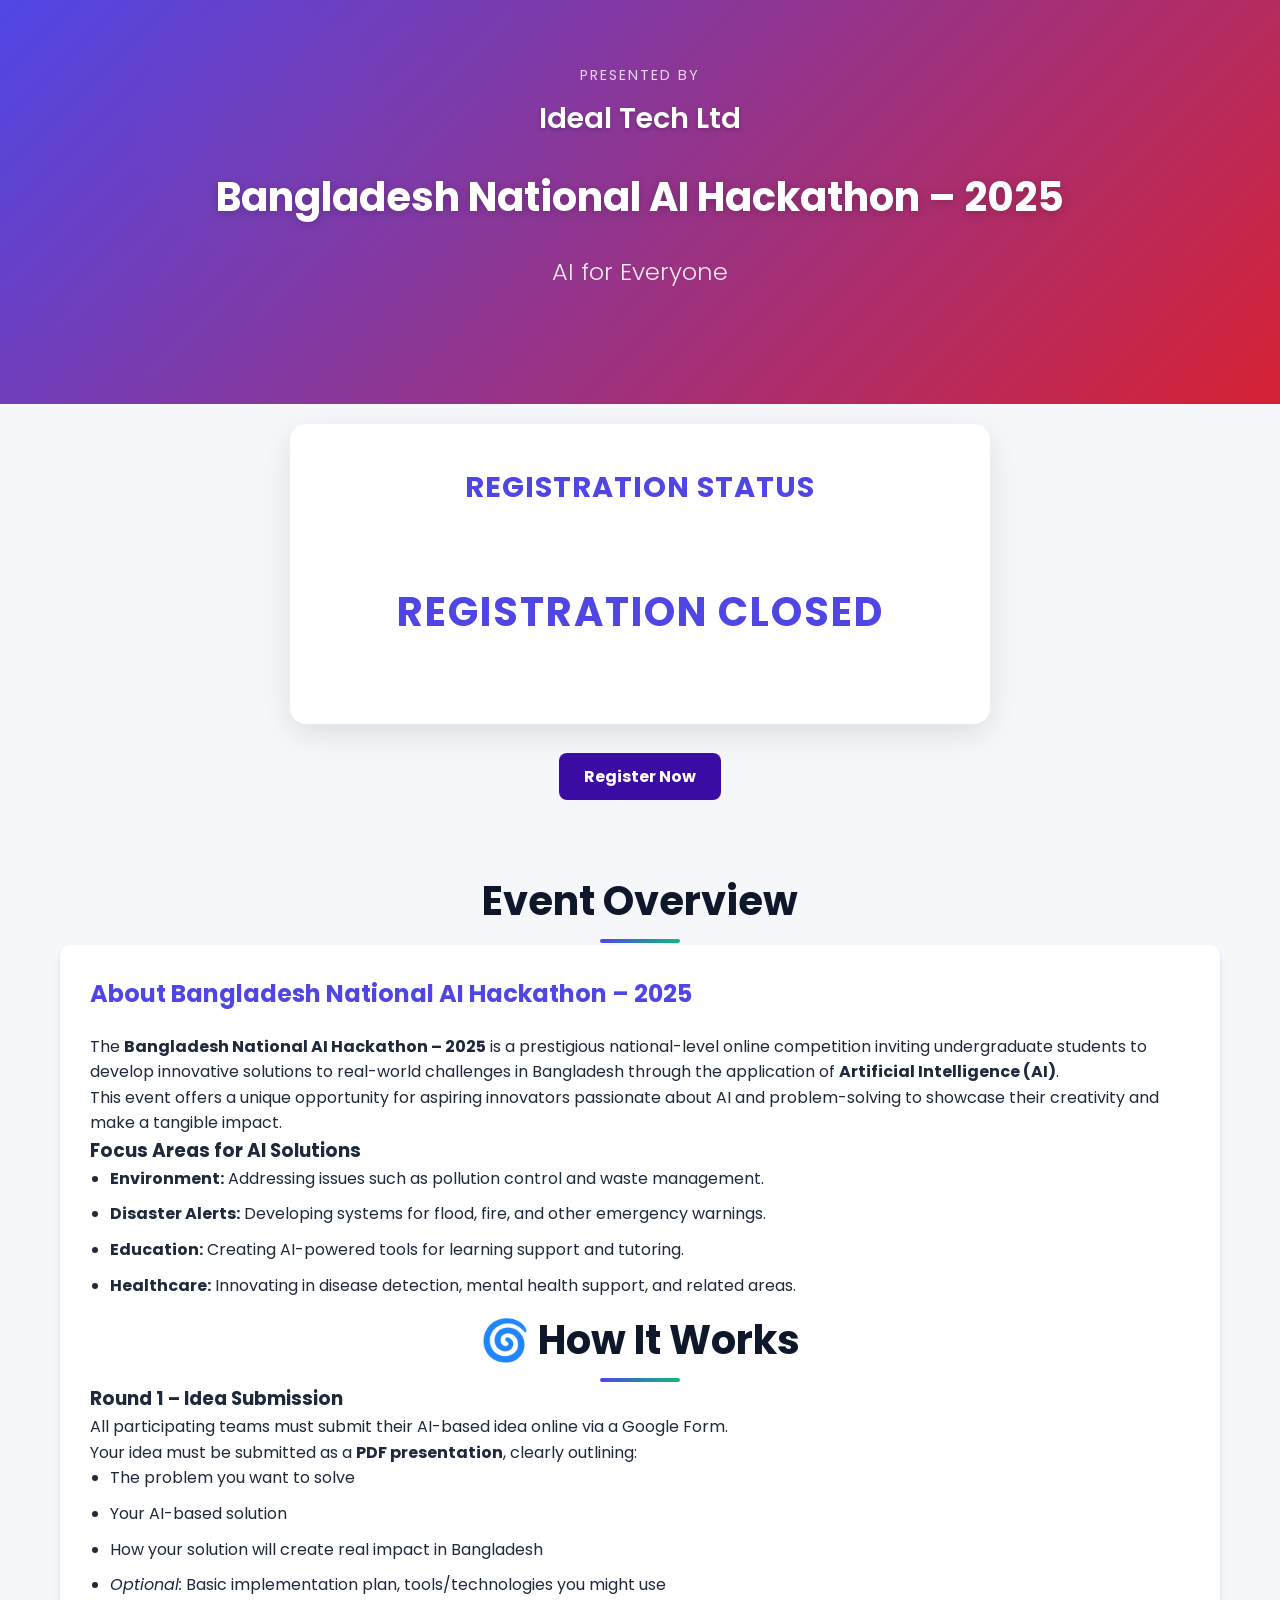
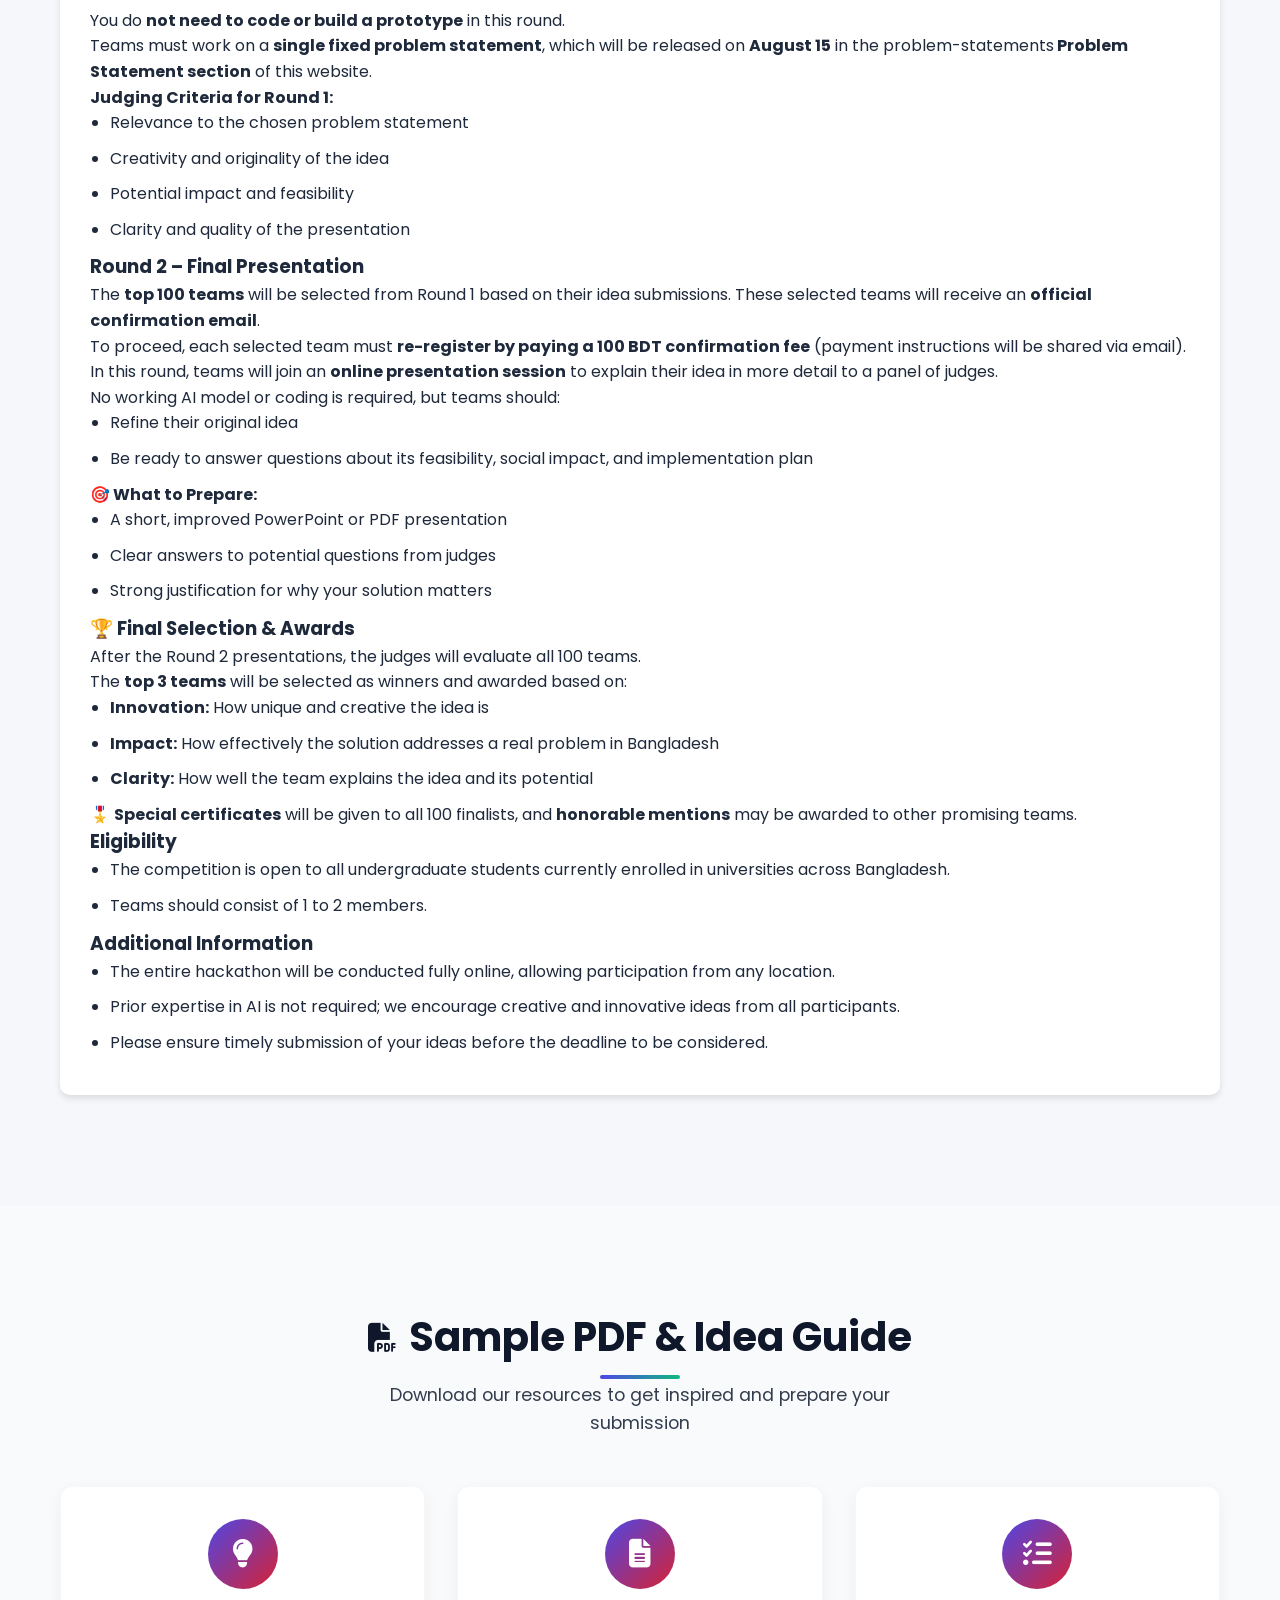
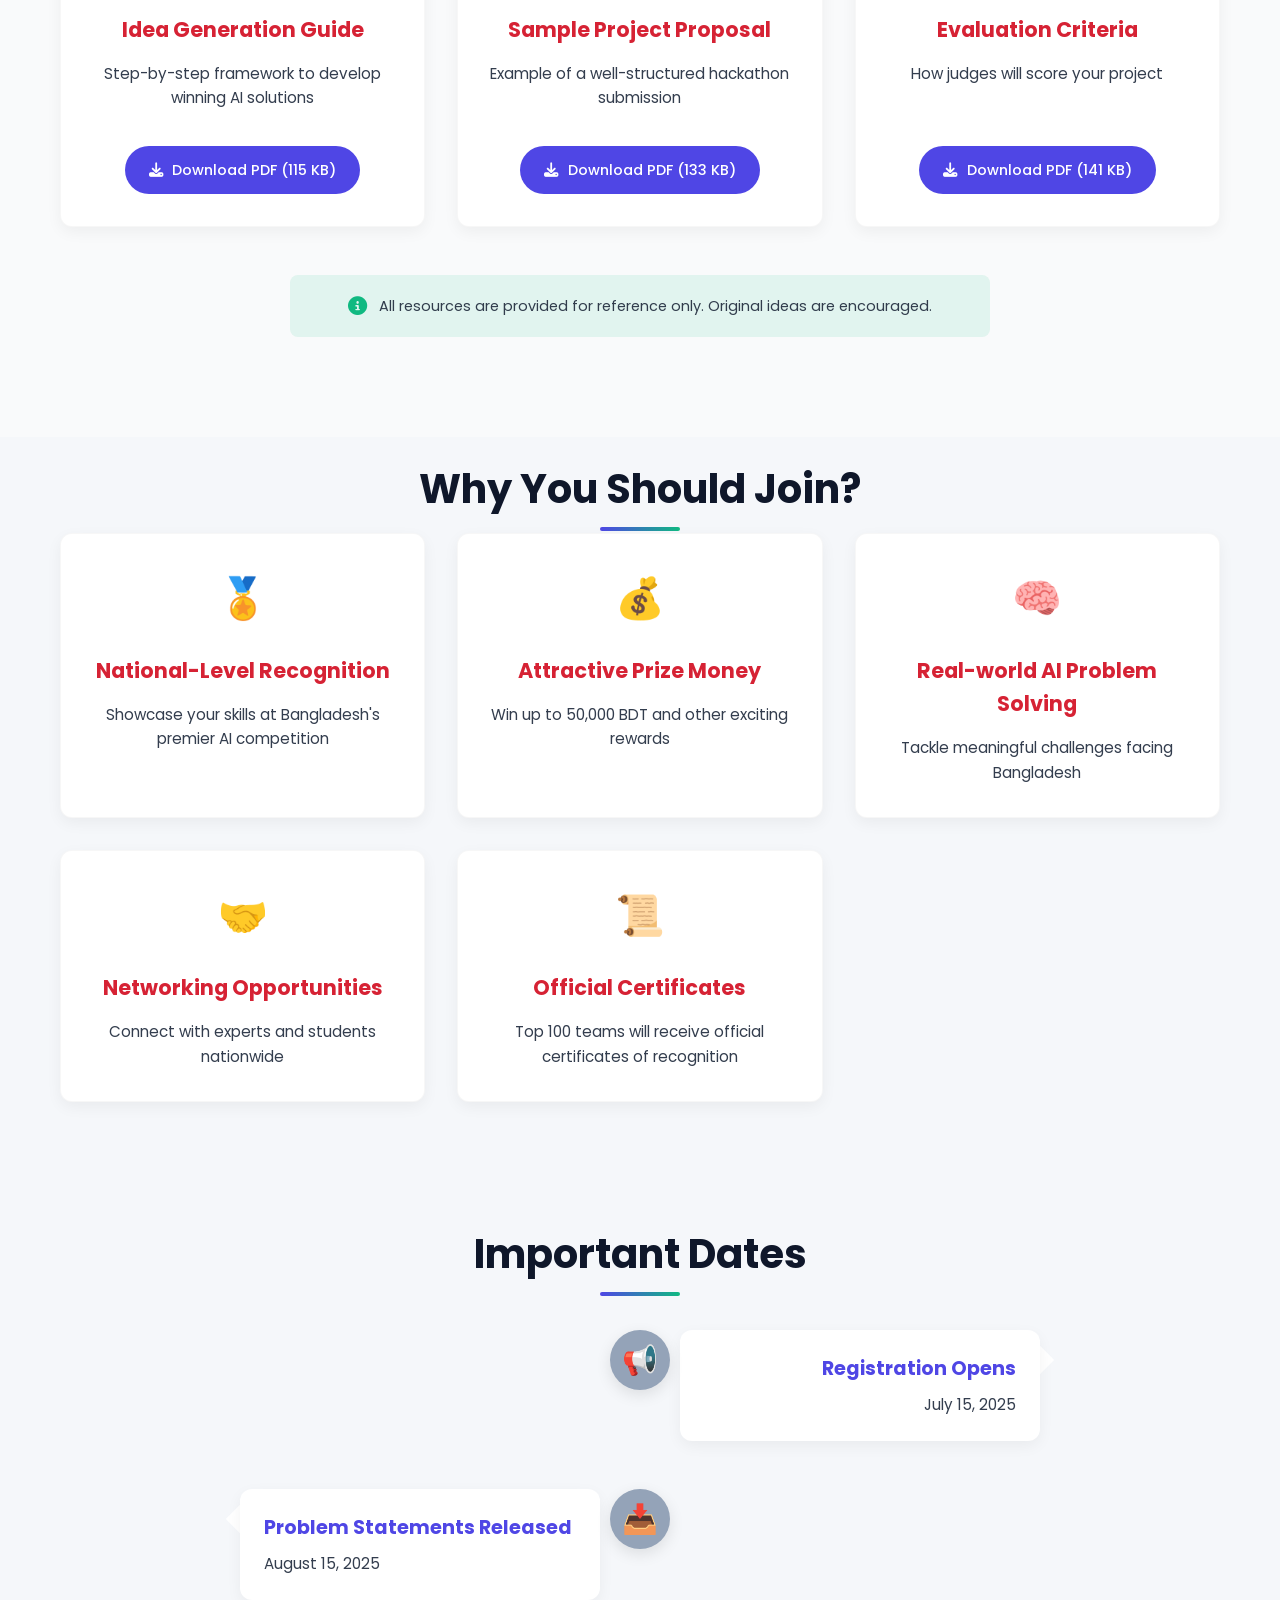
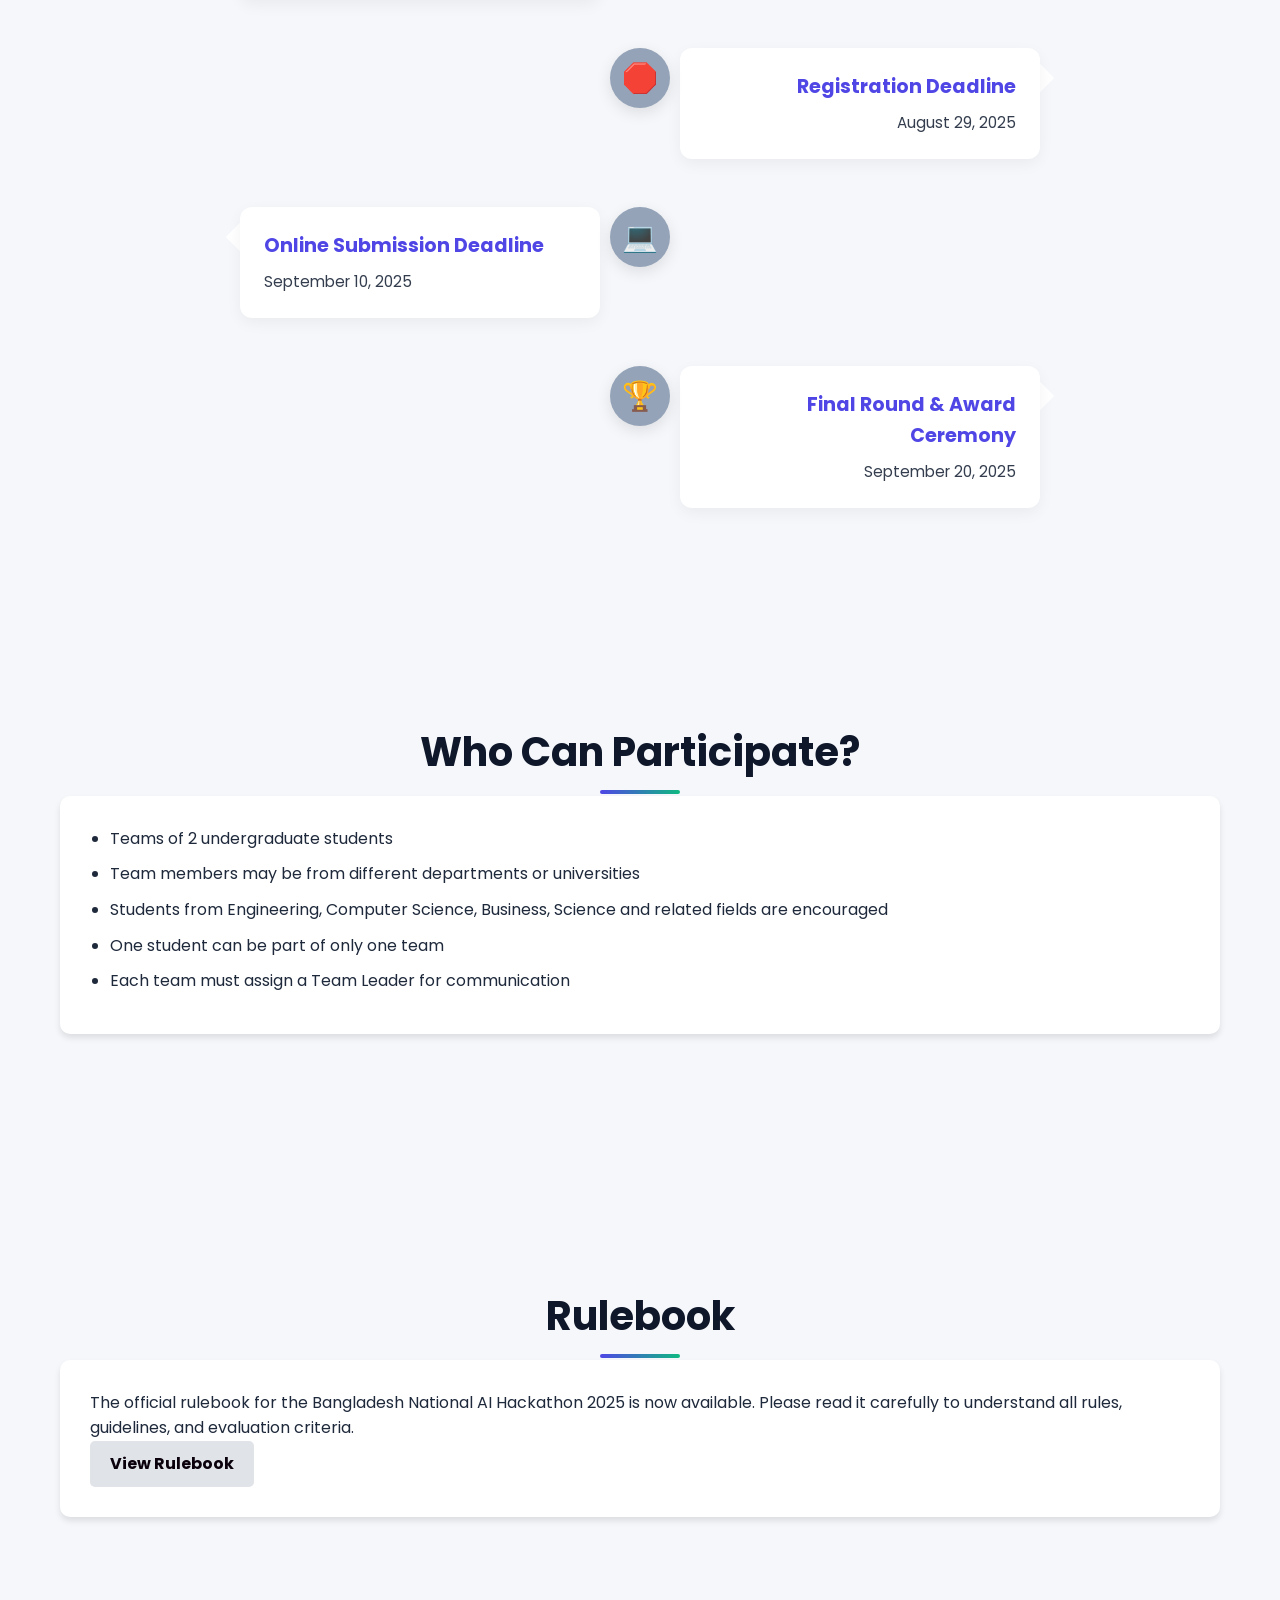
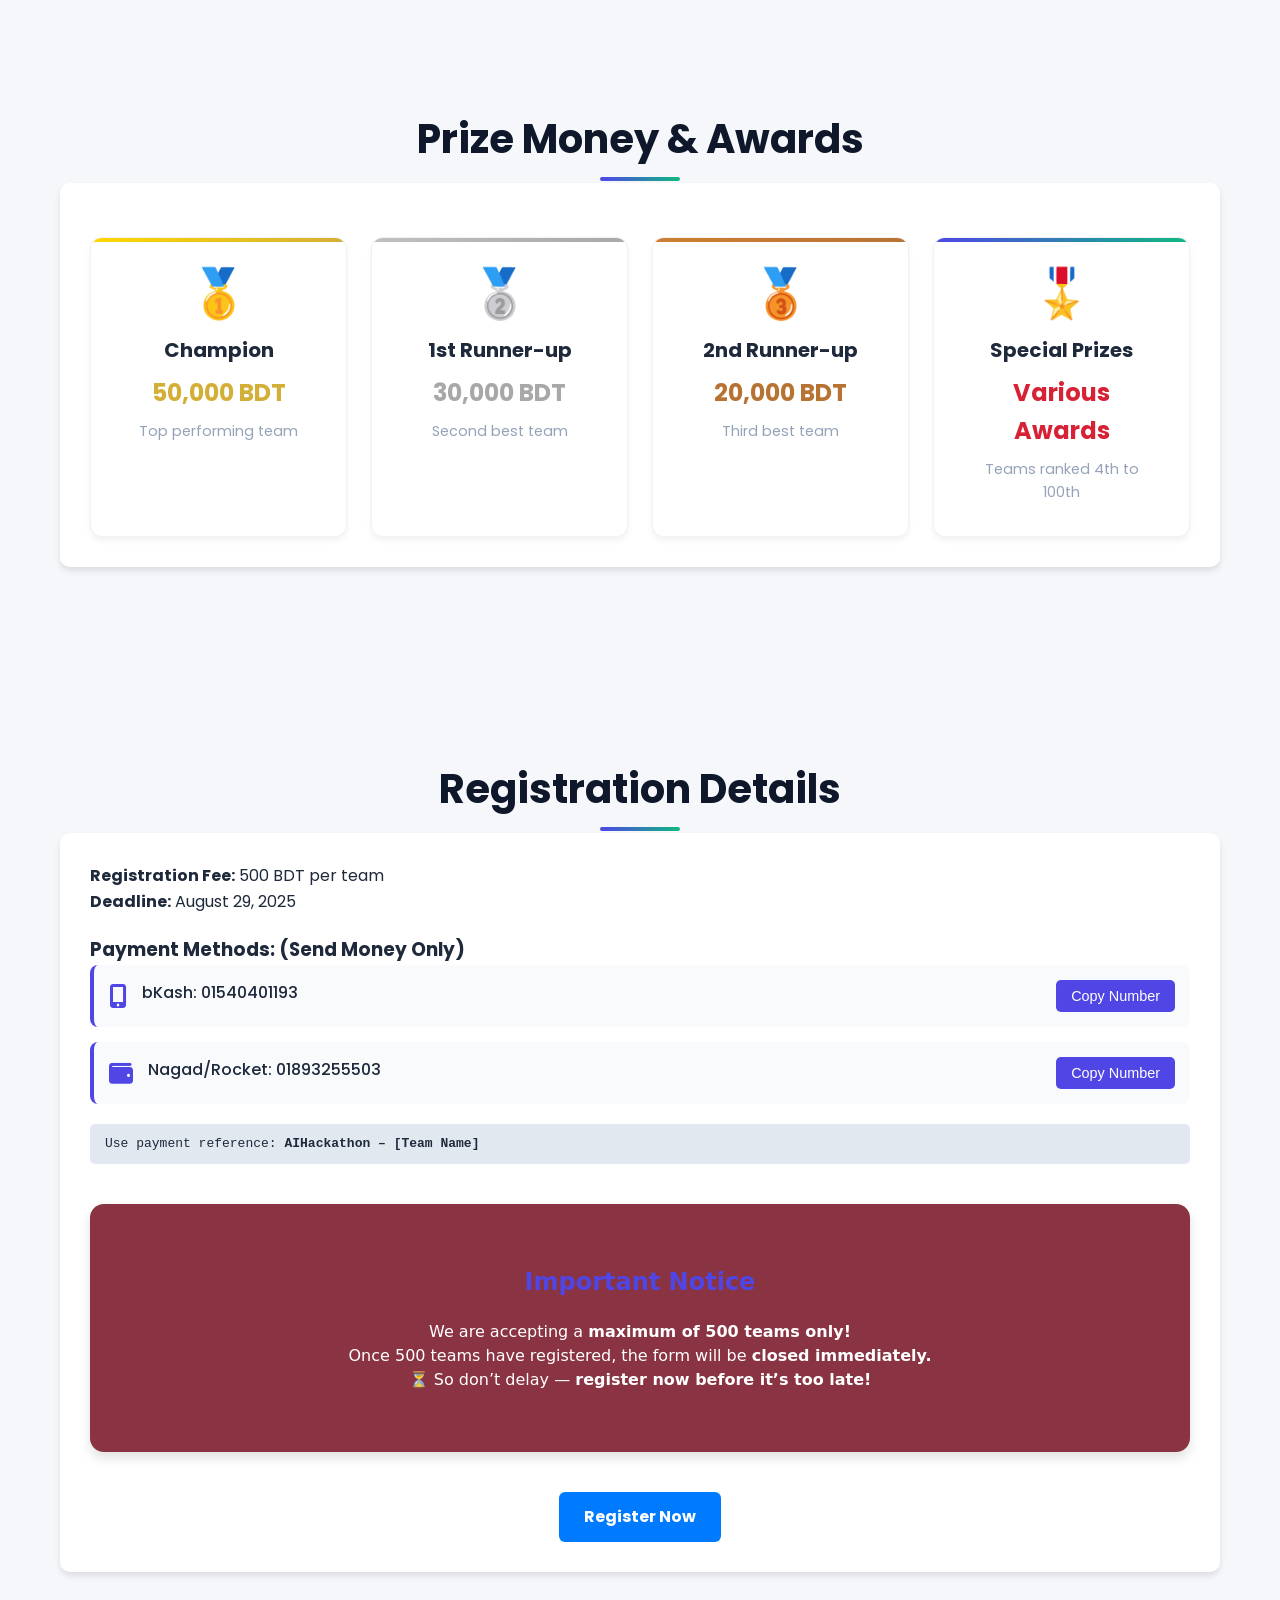
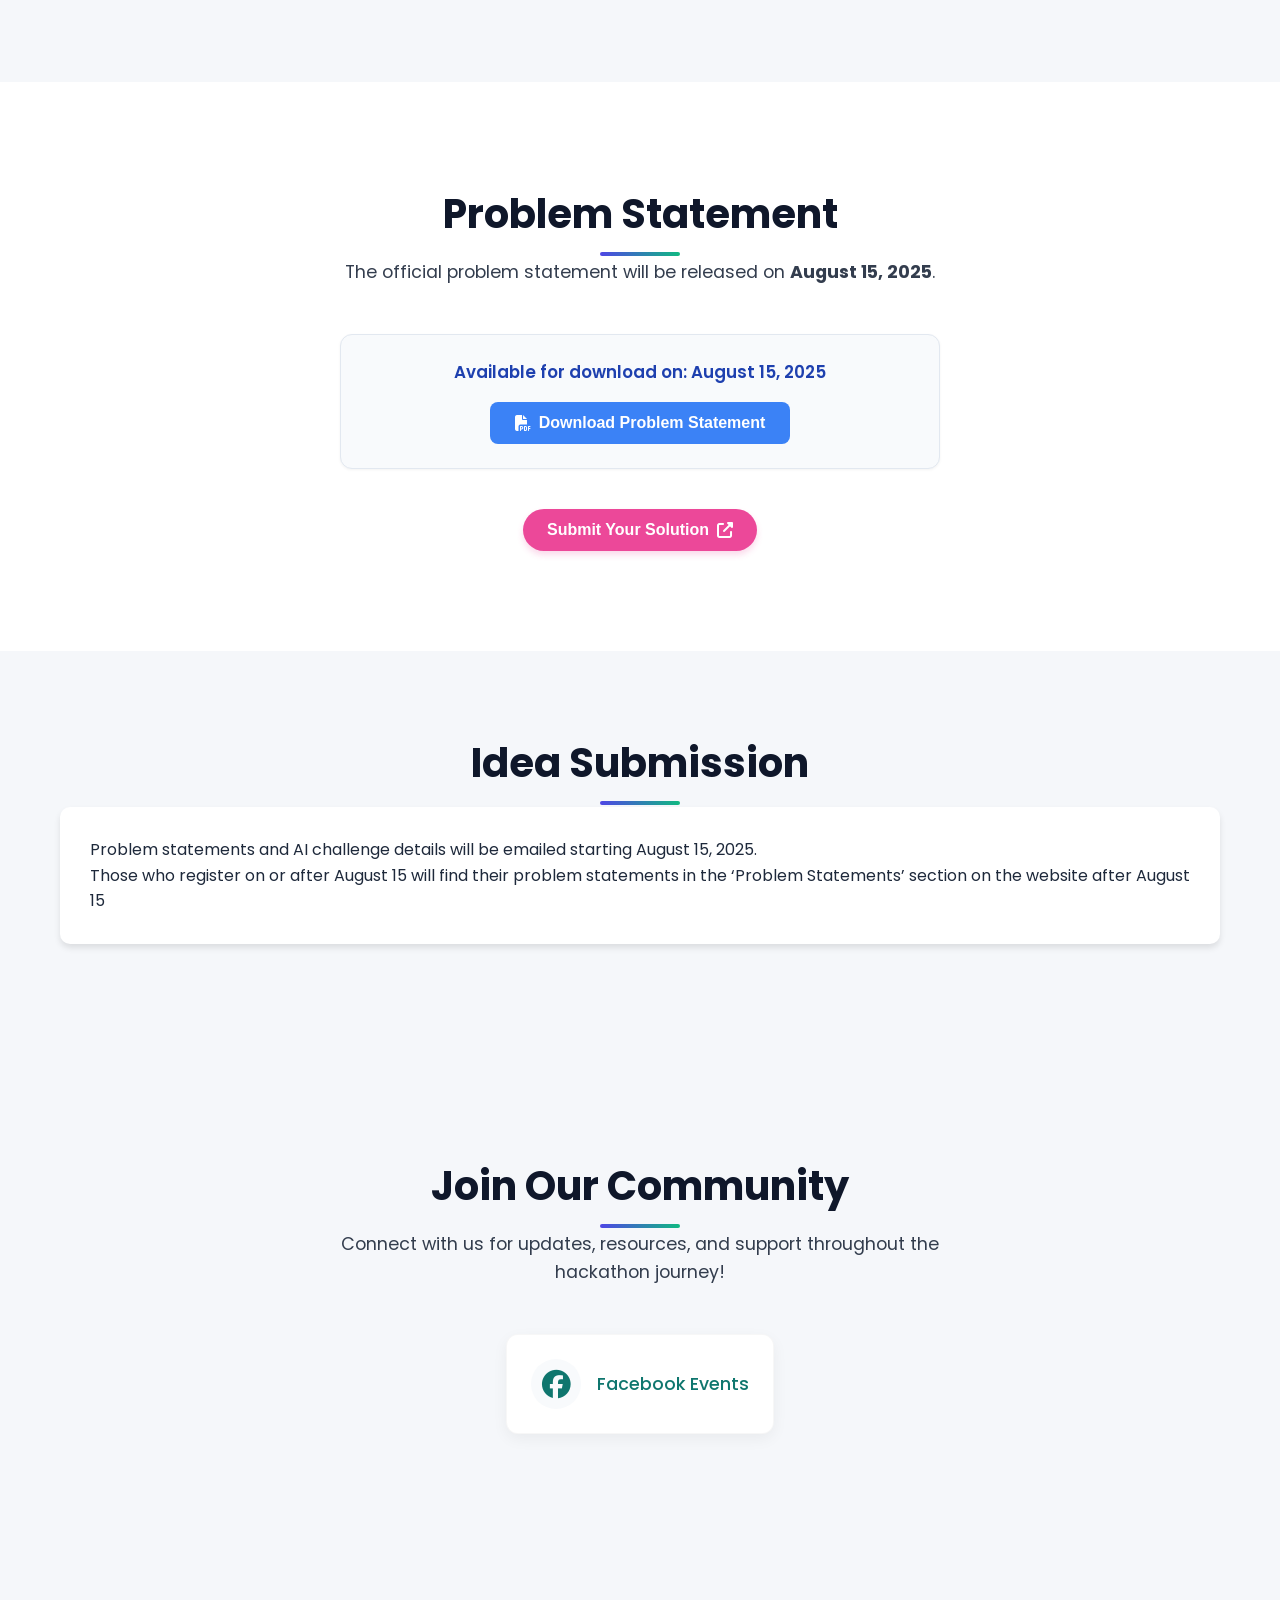
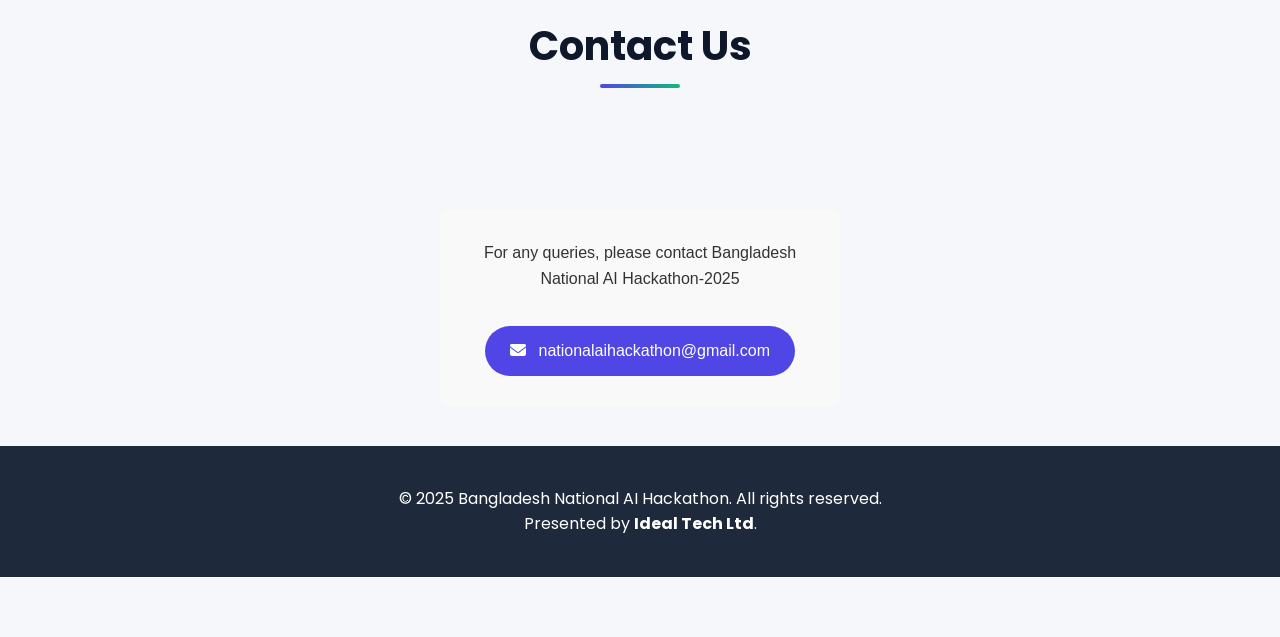
<file: index.html>
<!DOCTYPE html>
<html lang="en">
<head>

    <meta charset="UTF-8">
    <meta name="viewport" content="width=device-width, initial-scale=1.0">
    <title>Bangladesh National AI Hackathon 2025</title>

    <link rel="icon" href="favicon.ico.ico" type="image/x-icon">

    <link rel="stylesheet" href="styles.css">
    <link href="https://fonts.googleapis.com/css2?family=Poppins:wght@300;400;600;700&display=swap" rel="stylesheet">
    <link rel="stylesheet" href="https://cdnjs.cloudflare.com/ajax/libs/font-awesome/6.4.0/css/all.min.css">

</head>
   



    

   <header class="main-header">
    <div class="sponsor-banner">
        <span>Presented by</span>
        <div class="sponsor-logo">Ideal Tech Ltd</div>
    </div>

    <div class="header-content">
        <h1 class="event-title">
            <span class="title-main">Bangladesh National AI Hackathon – 2025</span>
            <span class="title-tagline">AI for Everyone</span>
        </h1>
    </div>

   
        
</header>


</body>
</html>






<body>
    <div class="countdown-wrapper">
        <div class="countdown-container">
            <h2 class="countdown-title">Registration Ends In:</h2>
            <div class="countdown-timer">
                <div class="time-box">
                    <span id="days">00</span>
                    <span class="time-label">Days</span>
                </div>
                <div class="time-box">
                    <span id="hours">00</span>
                    <span class="time-label">Hours</span>
                </div>
                <div class="time-box">
                    <span id="minutes">00</span>
                    <span class="time-label">Minutes</span>
                </div>
                <div class="time-box">
                    <span id="seconds">00</span>
                    <span class="time-label">Seconds</span>
                </div>
            </div>
        </div>
    </div>
    <script src="script.js"></script>
</body>
</html>





        <!-- Register Now Button -->
        <div style="text-align: center; margin-top: 20px;">
            <a href="https://forms.gle/m4ddFrAo4tHPzQ3t6" target="_blank" style="
                background-color: #3a0ca3;
                color: #fff;
                padding: 12px 25px;
                font-weight: bold;
                border-radius: 8px;
                text-decoration: none;
                transition: background-color 0.3s ease;
            " onmouseover="this.style.backgroundColor='#5f37d1'" onmouseout="this.style.backgroundColor='#3a0ca3'">
                Register Now
            </a>
        </div>
    </div>
</main> 

</div>
    












<section>
    <div class="container">
        <h2 class="section-title">Event Overview</h2>

        <div class="card">
            <h2>About Bangladesh National AI Hackathon – 2025</h2>
            <p>
                The <strong>Bangladesh National AI Hackathon – 2025</strong> is a prestigious national-level online competition inviting undergraduate students to develop innovative solutions to real-world challenges in Bangladesh through the application of <strong>Artificial Intelligence (AI)</strong>.
            </p>
            <p>
                This event offers a unique opportunity for aspiring innovators passionate about AI and problem-solving to showcase their creativity and make a tangible impact.
            </p>

            <h3>Focus Areas for AI Solutions</h3>
            <ul>
                <li><strong>Environment:</strong> Addressing issues such as pollution control and waste management.</li>
                <li><strong>Disaster Alerts:</strong> Developing systems for flood, fire, and other emergency warnings.</li>
                <li><strong>Education:</strong> Creating AI-powered tools for learning support and tutoring.</li>
                <li><strong>Healthcare:</strong> Innovating in disease detection, mental health support, and related areas.</li>
            </ul>

        <h2 class="section-title">🌀 How It Works</h2>


            <h3> Round 1 – Idea Submission</h3>
            <p>
                All participating teams must submit their AI-based idea online via a Google Form.
            </p>
            <p>
                Your idea must be submitted as a <strong>PDF presentation</strong>, clearly outlining:
            </p>
            <ul>
                <li>The problem you want to solve</li>
                <li>Your AI-based solution</li>
                <li>How your solution will create real impact in Bangladesh</li>
                <li><em>Optional:</em> Basic implementation plan, tools/technologies you might use</li>
            </ul>
            <p>You do <strong>not need to code or build a prototype</strong> in this round.</p>
          <p>
    Teams must work on a <strong>single fixed problem statement</strong>, which will be released on <strong>August 15</strong> in the 
    problem-statements<strong> Problem Statement section</strong></a> of this website.
</p>

            <h4> Judging Criteria for Round 1:</h4>
            <ul>
                <li>Relevance to the chosen problem statement</li>
                <li>Creativity and originality of the idea</li>
                <li>Potential impact and feasibility</li>
                <li>Clarity and quality of the presentation</li>
            </ul>

            <h3> Round 2 – Final Presentation</h3>
            <p>
                The <strong>top 100 teams</strong> will be selected from Round 1 based on their idea submissions.
                These selected teams will receive an <strong>official confirmation email</strong>.
            </p>
            <p>
                To proceed, each selected team must <strong>re-register by paying a 100 BDT confirmation fee</strong> (payment instructions will be shared via email).
            </p>
            <p>
                In this round, teams will join an <strong>online presentation session</strong> to explain their idea in more detail to a panel of judges.
            </p>
            <p>No working AI model or coding is required, but teams should:</p>
            <ul>
                <li>Refine their original idea</li>
                <li>Be ready to answer questions about its feasibility, social impact, and implementation plan</li>
            </ul>

            <h4>🎯 What to Prepare:</h4>
            <ul>
                <li>A short, improved PowerPoint or PDF presentation</li>
                <li>Clear answers to potential questions from judges</li>
                <li>Strong justification for why your solution matters</li>
            </ul>

            <h3>🏆 Final Selection & Awards</h3>
            <p>
                After the Round 2 presentations, the judges will evaluate all 100 teams.
            </p>
            <p>
                The <strong>top 3 teams</strong> will be selected as winners and awarded based on:
            </p>
            <ul>
                <li><strong>Innovation:</strong> How unique and creative the idea is</li>
                <li><strong>Impact:</strong> How effectively the solution addresses a real problem in Bangladesh</li>
                <li><strong>Clarity:</strong> How well the team explains the idea and its potential</li>
            </ul>
            <p>
                🎖️ <strong>Special certificates</strong> will be given to all 100 finalists, and <strong>honorable mentions</strong> may be awarded to other promising teams.
            </p>
            
            <h3>Eligibility</h3>
            <ul>
                <li>The competition is open to all undergraduate students currently enrolled in universities across Bangladesh.</li>
                <li>Teams should consist of 1 to 2 members.</li>
            </ul>

               <h3>Additional Information</h3>
            <ul>
                <li>The entire hackathon will be conducted fully online, allowing participation from any location.</li>
                <li>Prior expertise in AI is not required; we encourage creative and innovative ideas from all participants.</li>
                <li>Please ensure timely submission of your ideas before the deadline to be considered.</li>
            </ul>
        </div>
        
    </div>



         
        </div>
    </div>
</section>



<section class="resources-section">
        <div class="container">
            <h2 class="section-title">
                <i class="fas fa-file-pdf"></i> Sample PDF & Idea Guide
            </h2>
            <p class="section-description">
                Download our resources to get inspired and prepare your submission
            </p>
            
            <div class="resource-grid">
                <div class="resource-card">
                    <div class="resource-icon">
                        <i class="fas fa-lightbulb"></i>
                    </div>
                    <h3>Idea Generation Guide</h3>
                    <p>Step-by-step framework to develop winning AI solutions</p>
                    <a href="Idea_Generation_Guide.pdf" class="download-btn">
                        <i class="fas fa-download"></i> Download PDF (115 KB)
                    </a>
                </div>
                
                <div class="resource-card">
                    <div class="resource-icon">
                        <i class="fas fa-file-alt"></i>
                    </div>
                    <h3>Sample Project Proposal</h3>
                    <p>Example of a well-structured hackathon submission</p>
                    <a href="Sample_Project_Proposal.pdf" class="download-btn">
                        <i class="fas fa-download"></i> Download PDF (133 KB)
                    </a>
                </div>
                
                <div class="resource-card">
                    <div class="resource-icon">
                        <i class="fas fa-list-check"></i>
                    </div>
                    <h3>Evaluation Criteria</h3>
                    <p>How judges will score your project</p>
                    <a href="Evaluation_Criteria.pdf" class="download-btn">
                        <i class="fas fa-download"></i> Download PDF (141 KB)
                    </a>
                </div>
            </div>
            
            <div class="disclaimer">
                <i class="fas fa-info-circle"></i>
                <p>All resources are provided for reference only. Original ideas are encouraged.</p>
            </div>
        </div>
    </section>


        <div class="container">

            <h2 class="section-title"> Why You Should Join?</h2>
            <div class="benefits-grid">
                <div class="benefit-card">
                    <div class="benefit-icon">🏅</div>
                    <h3>National-Level Recognition</h3>
                    <p>Showcase your skills at Bangladesh's premier AI competition</p>
                </div>
                
                <div class="benefit-card">
                    <div class="benefit-icon">💰</div>
                    <h3>Attractive Prize Money</h3>
                    <p>Win up to 50,000 BDT and other exciting rewards</p>
                </div>
                
                <div class="benefit-card">
                    <div class="benefit-icon">🧠</div>
                    <h3>Real-world AI Problem Solving</h3>
                    <p>Tackle meaningful challenges facing Bangladesh</p>
                </div>
                
                <div class="benefit-card">
                    <div class="benefit-icon">🤝</div>
                    <h3>Networking Opportunities</h3>
                    <p>Connect with experts and students nationwide</p>
                </div>
                 <div class="benefit-card">
                <div class="benefit-icon">📜</div>
                <h3>Official Certificates</h3>
                <p>Top 100 teams will receive official certificates of recognition</p>
            </div>
                
            </div>
        </div>
    </section>


 <section class="timeline-section">
        <div class="container">
            <h2 class="section-title"> Important Dates</h2>
            <div class="timeline">
                <div class="timeline-item" data-date="2025-07-15">
                    <div class="timeline-icon">📢</div>
                    <div class="timeline-content">
                        <h3> Registration Opens</h3>
                        <p>July 15, 2025</p>
                    </div>
                </div>
                
                <div class="timeline-item" data-date="2025-08-15">
                    <div class="timeline-icon">📥</div>
                    <div class="timeline-content">
                        <h3>Problem Statements Released</h3>
                        <p>August 15, 2025</p>
                    </div>
                </div>
                
                <div class="timeline-item" data-date="2025-08-29">
                    <div class="timeline-icon">🛑</div>
                    <div class="timeline-content">
                        <h3>Registration Deadline</h3>
                        <p>August 29, 2025</p>
                    </div>
                </div>
                
                <div class="timeline-item" data-date="2025-09-10">
                    <div class="timeline-icon">💻</div>
                    <div class="timeline-content">
                        <h3>Online Submission Deadline</h3>
                        <p>September 10, 2025</p>
                    </div>
                </div>
                
                <div class="timeline-item" data-date="2025-09-20">
                    <div class="timeline-icon">🏆</div>
                    <div class="timeline-content">
                        <h3>Final Round & Award Ceremony</h3>
                        <p>September 20, 2025</p>
                    </div>
                </div>
            </div>
        </div>
    </section>


    <section>
        <div class="container">
            <h2 class="section-title">Who Can Participate?</h2>
            <div class="card">
                <ul>
                    <li>Teams of 2 undergraduate students</li>
                    <li>Team members may be from different departments or universities</li>
                    <li>Students from Engineering, Computer Science, Business, Science and related fields are encouraged</li>
                    <li>One student can be part of only one team</li>
                    <li>Each team must assign a Team Leader for communication</li>
                </ul>
            </div>
        </div>
    </section>
<section>
   
    <section>
    <div class="container">
        <h2 class="section-title">Rulebook</h2>
        <div class="card">
<p>The official rulebook for the Bangladesh National AI Hackathon 2025 is now available. Please read it carefully to understand all rules, guidelines, and evaluation criteria.</p>
            <a href="https://drive.google.com/file/d/1f1Zse2exEOAAWOfH2Xpbdoc4V0wEvr1M/view?usp=sharing" 
               target="_blank" 
               rel="noopener noreferrer" 
               class="btn">
               View Rulebook
            </a>
        </div>
    </div>
</section>

 

    <section>
    <div class="container">
        <h2 class="section-title">Prize Money & Awards</h2>
        <div class="card">
            <div class="awards-container">
                <div class="award-card gold">
                    <div class="award-icon">🥇</div>
                    <h3>Champion</h3>
                    <div class="award-amount">50,000 BDT</div>
                    <div class="award-desc">Top performing team</div>
                </div>
                
                <div class="award-card silver">
                    <div class="award-icon">🥈</div>
                    <h3>1st Runner-up</h3>
                    <div class="award-amount">30,000 BDT</div>
                    <div class="award-desc">Second best team</div>
                </div>
                
                <div class="award-card bronze">
                    <div class="award-icon">🥉</div>
                    <h3>2nd Runner-up</h3>
                    <div class="award-amount">20,000 BDT</div>
                    <div class="award-desc">Third best team</div>
                </div>
                
                <div class="award-card special">
                    <div class="award-icon">🎖️</div>
                    <h3>Special Prizes</h3>
                    <div class="award-amount">Various Awards</div>
                    <div class="award-desc">Teams ranked 4th to 100th</div>
                </div>
            </div>
        </div>
    </div>
</section>


    <section>
    <div class="container">
        <h2 class="section-title">Registration Details</h2>
        <div class="card">
            <p><strong>Registration Fee:</strong> 500 BDT per team</p>
            <p><strong>Deadline:</strong> August 29, 2025</p>
            
            <div class="payment-info">
                <h3>Payment Methods: (Send Money Only)</h3>
                
                <div class="payment-method">
                    <i class="fas fa-mobile-alt"></i>
                    <div class="payment-details">
                        <div class="payment-number">bKash: 01540401193</div>
                    </div>
                    <button class="copy-btn" data-number="01540401193">Copy Number</button>
                </div>
                
                <div class="payment-method">
                    <i class="fas fa-wallet"></i>
                    <div class="payment-details">
                        <div class="payment-number">Nagad/Rocket: 01893255503</div>
                    </div>
                    <button class="copy-btn" data-number="01893255503">Copy Number</button>
                </div>
                
                <div class="reference">
                    Use payment reference: <strong>AIHackathon – [Team Name]</strong>
                </div>
            </div>




<section class="important-notice">
  <div class="container">
     <div class="notice-content">
      <h2>Important Notice</h2>
      <p>
         We are accepting a <strong>maximum of 500 teams only!</strong><br>
        Once 500 teams have registered, the form will be <strong>closed immediately.</strong><br>
        ⏳ So don’t delay — <strong>register now before it’s too late!</strong>
      </p>
    </div>
  </div>
</section>


            <!-- Registration Link Button -->
            <div class="registration-link" style="margin-top: 20px; text-align: center;">
                <a href="https://forms.gle/m4ddFrAo4tHPzQ3t6" target="_blank" rel="noopener noreferrer"
                   style="
                    display: inline-block;
                    background-color: #007bff;
                    color: white;
                    padding: 12px 25px;
                    border-radius: 6px;
                    text-decoration: none;
                    font-weight: bold;
                    transition: background-color 0.3s ease;
                   "
                   onmouseover="this.style.backgroundColor='#0056b3';"
                   onmouseout="this.style.backgroundColor='#007bff';"
                >




                    Register Now
                </a>
            </div>
        </div>
    </div>
</section>
 
 
 
<section class="problem-statements">
  <div class="container">
    <h2 class="section-title">Problem Statement</h2>
    <p class="section-description">
      The official problem statement will be released on <strong>August 15, 2025</strong>.
    </p>
    <div class="download-area">
      <p class="release-date">Available for download on: August 15, 2025</p>
      <button class="download-button" disabled>
        <i class="fas fa-file-pdf"></i> Download Problem Statement
      </button>
    </div>

    <div class="cta-container">
      <button class="submit-button" disabled>
        Submit Your Solution
        <i class="fas fa-external-link-alt"></i>
      </button>
    </div>
  </div>
</section>



    <section>
        <div class="container">
            <h2 class="section-title">Idea Submission</h2>
            <div class="card">
                <p>Problem statements and AI challenge details will be emailed starting August 15, 2025.</p>
                <p>Those who register on or after August 15 will find their problem statements in the ‘Problem Statements’ section on the website after August 15</p>
            </div>
        </div>
    </section>
<section class="community-section">
        <div class="container">

 






            <h2 class="section-title">Join Our Community</h2>
            <p class="section-description">Connect with us for updates, resources, and support throughout the hackathon journey!</p>
            
            <div class="social-links">
                <a href="https://www.facebook.com/share/1F5WTBoZpE/?mibextid=wwXIfr" target="_blank" rel="noopener noreferrer" class="social-link">
                    <i class="fab fa-facebook"></i>
                    <span>Facebook Events</span>
                </a>
                
              
                
          
                
              
               
            </div>
        </div>
    </section>







    

    <section>
        <div class="container contact-info">
            <h2 class="section-title">Contact Us</h2>
           
        </div>
    </section>

<div class="contact-section">
  <p>For any queries, please contact Bangladesh National AI Hackathon-2025</p>
  <a href="mailto:nationalaihackathon@gmail.com" class="contact-email">
    <i class="fas fa-envelope"></i> nationalaihackathon@gmail.com
  </a>
</div>

    <footer>
        <div class="container">
            <p>&copy; 2025 Bangladesh National AI Hackathon. All rights reserved.</p>
<p>Presented by <strong>Ideal Tech Ltd</strong>. 
        </div>
    </footer>

    <script src="script.js"></script>
</body>
</html>
</file>
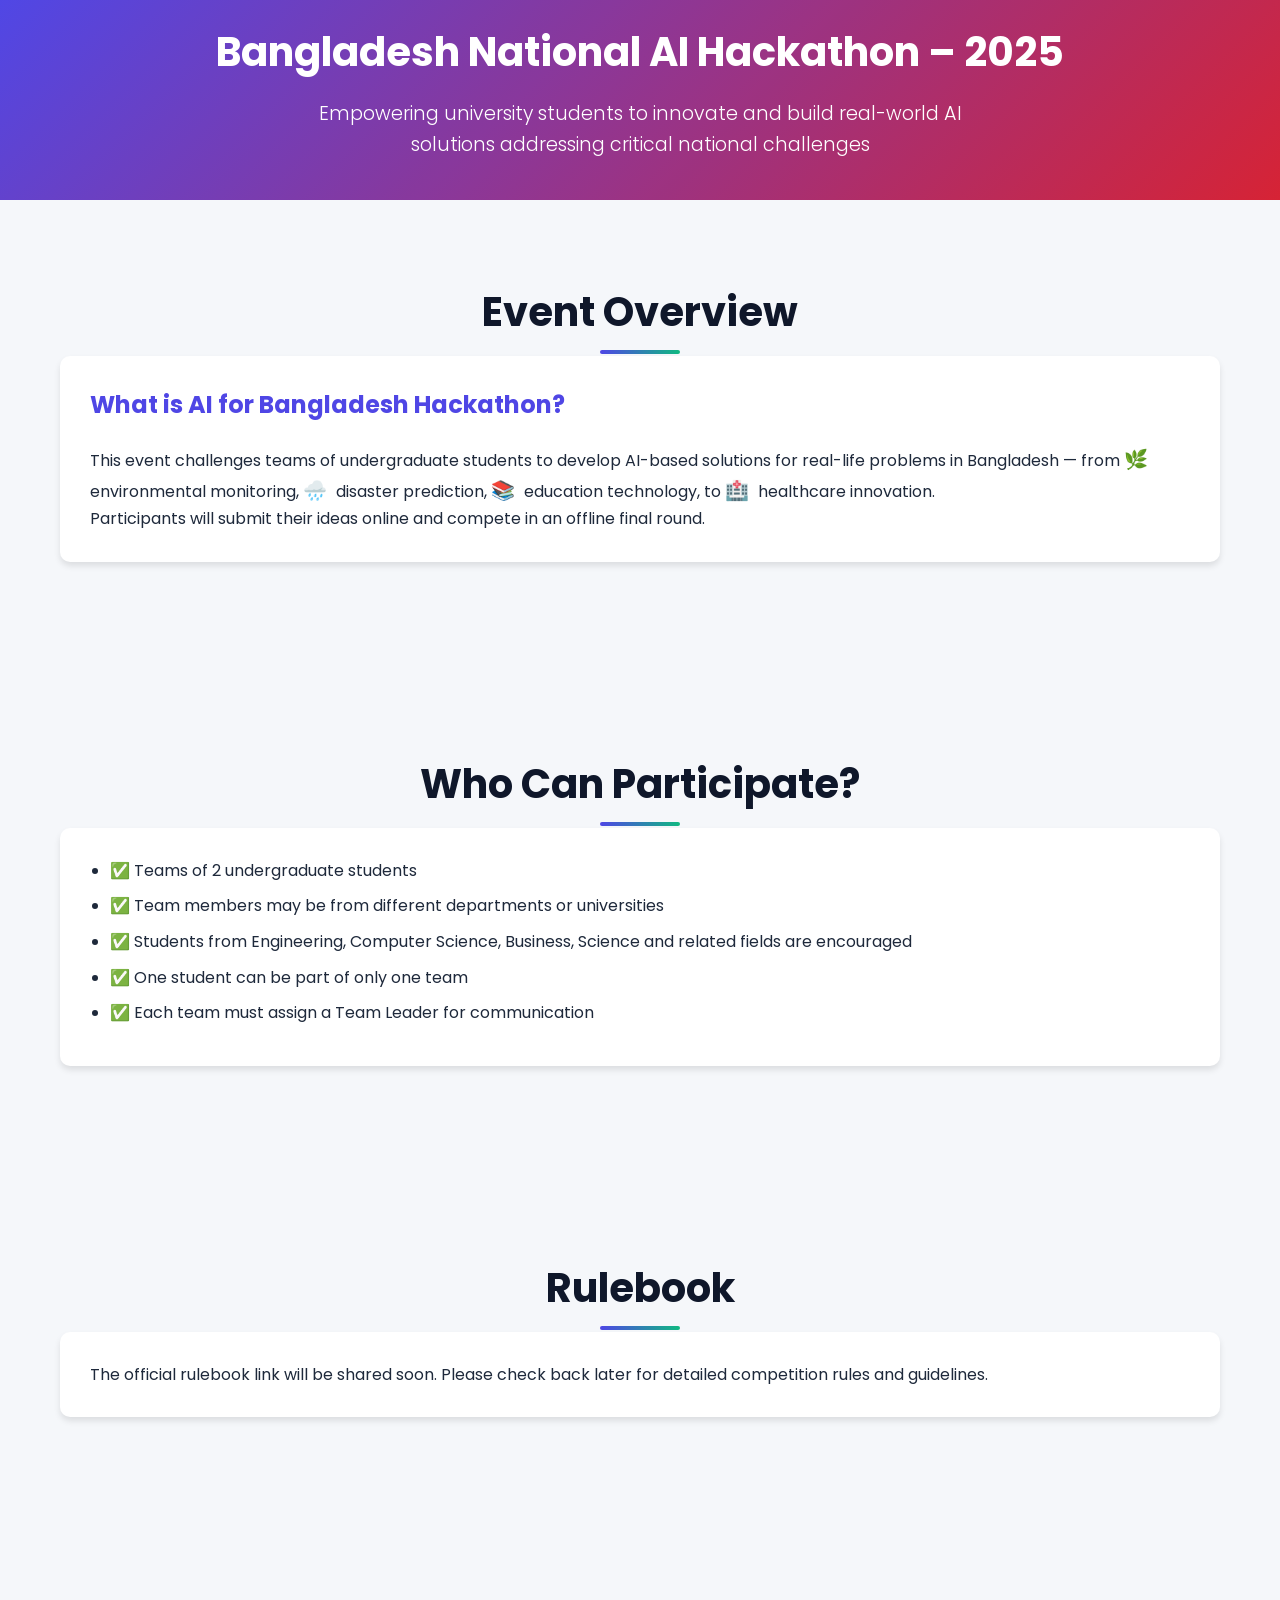
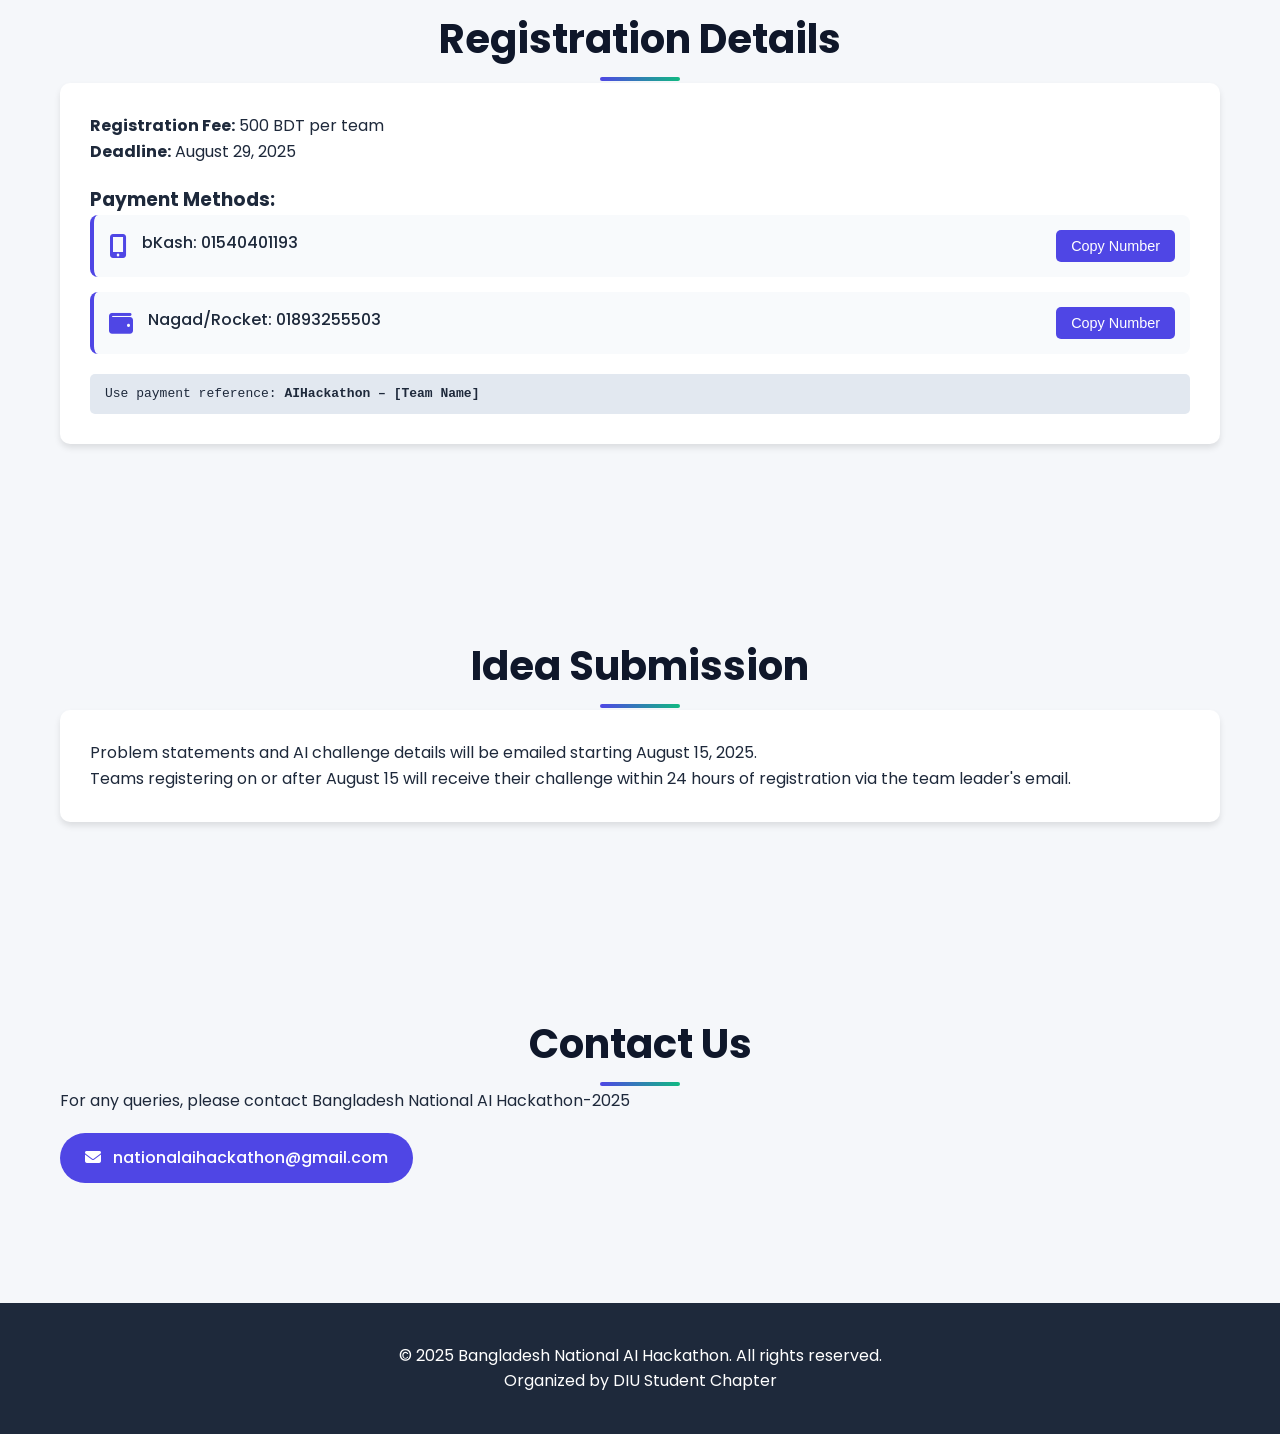
<file: ai-hackathon-2025.html>
<!DOCTYPE html>
<html lang="en">
<head>
    <meta charset="UTF-8">
    <meta name="viewport" content="width=device-width, initial-scale=1.0">
    <title>Bangladesh National AI Hackathon 2025</title>
    <link rel="preconnect" href="https://fonts.googleapis.com">
    <link rel="preconnect" href="https://fonts.gstatic.com" crossorigin>
    <link href="https://fonts.googleapis.com/css2?family=Poppins:wght@300;400;500;600;700&display=swap" rel="stylesheet">
    <link rel="stylesheet" href="https://cdnjs.cloudflare.com/ajax/libs/font-awesome/6.4.0/css/all.min.css">
    <link rel="stylesheet" href="styles.css">
</head>
<body>
    <header>
        <div class="container header-content">
            <h1>Bangladesh National AI Hackathon – 2025</h1>
            <p class="tagline">Empowering university students to innovate and build real-world AI solutions addressing critical national challenges</p>
        </div>
    </header>

    <section>
        <div class="container">
            <h2 class="section-title">Event Overview</h2>
            <div class="card">
                <h2>What is AI for Bangladesh Hackathon?</h2>
                <p>This event challenges teams of undergraduate students to develop AI-based solutions for real-life problems in Bangladesh — from <span class="emoji">🌿</span> environmental monitoring, <span class="emoji">🌧️</span> disaster prediction, <span class="emoji">📚</span> education technology, to <span class="emoji">🏥</span> healthcare innovation.</p>
                <p>Participants will submit their ideas online and compete in an offline final round.</p>
            </div>
        </div>
    </section>

    <section>
        <div class="container">
            <h2 class="section-title">Who Can Participate?</h2>
            <div class="card">
                <ul>
                    <li>✅ Teams of 2 undergraduate students</li>
                    <li>✅ Team members may be from different departments or universities</li>
                    <li>✅ Students from Engineering, Computer Science, Business, Science and related fields are encouraged</li>
                    <li>✅ One student can be part of only one team</li>
                    <li>✅ Each team must assign a Team Leader for communication</li>
                </ul>
            </div>
        </div>
    </section>

    <section>
        <div class="container">
            <h2 class="section-title">Rulebook</h2>
            <div class="card">
                <p>The official rulebook link will be shared soon. Please check back later for detailed competition rules and guidelines.</p>
            </div>
        </div>
    </section>

    <section>
        <div class="container">
            <h2 class="section-title">Registration Details</h2>
            <div class="card">
                <p><strong>Registration Fee:</strong> 500 BDT per team</p>
                <p><strong>Deadline:</strong> August 29, 2025</p>
                
                <div class="payment-info">
                    <h3>Payment Methods:</h3>
                    
                    <div class="payment-method">
                        <i class="fas fa-mobile-alt"></i>
                        <div class="payment-details">
                            <div class="payment-number">bKash: 01540401193</div>
                        </div>
                        <button class="copy-btn" data-number="01540401193">Copy Number</button>
                    </div>
                    
                    <div class="payment-method">
                        <i class="fas fa-wallet"></i>
                        <div class="payment-details">
                            <div class="payment-number">Nagad/Rocket: 01893255503</div>
                        </div>
                        <button class="copy-btn" data-number="01893255503">Copy Number</button>
                    </div>
                    
                    <div class="reference">
                        Use payment reference: <strong>AIHackathon – [Team Name]</strong>
                    </div>
                </div>
            </div>
        </div>
    </section>

    <section>
        <div class="container">
            <h2 class="section-title">Idea Submission</h2>
            <div class="card">
                <p>Problem statements and AI challenge details will be emailed starting August 15, 2025.</p>
                <p>Teams registering on or after August 15 will receive their challenge within 24 hours of registration via the team leader's email.</p>
            </div>
        </div>
    </section>

    <section>
        <div class="container contact-info">
            <h2 class="section-title">Contact Us</h2>
            <p>For any queries, please contact Bangladesh National AI Hackathon-2025</p>
            <a href="mailto:nationalaihackathon@gmail.com" class="contact-email">
                <i class="fas fa-envelope"></i> nationalaihackathon@gmail.com
            </a>
        </div>
    </section>

    <footer>
        <div class="container">
            <p>&copy; 2025 Bangladesh National AI Hackathon. All rights reserved.</p>
            <p>Organized by DIU Student Chapter</p>
        </div>
    </footer>

    <script src="script.js"></script>
</body>
</html>
</file>
<file: styles.css>
:root {
    --primary: #14a97c;
    --primary-dark: #d62234;
    --secondary: #eb164b;
    --dark: #1e293b;
    --light: #f8fafc;
    --gray: #94a3b8;
    --card-shadow: 0 4px 6px -1px rgba(0, 0, 0, 0.1), 0 2px 4px -1px rgba(0, 0, 0, 0.06);
}

* {
    margin: 0;
    padding: 0;
    box-sizing: border-box;
}

body {
    font-family: 'Poppins', sans-serif;
    background-color: #f1f5f9;
    color: var(--dark);
    line-height: 1.6;
}

.container {
    max-width: 1200px;
    margin: 0 auto;
    padding: 0 20px;
}

header {
    background: linear-gradient(135deg, var(--primary), var(--primary-dark));
    color: white;
    padding: 0px 0;
    text-align: center;
    position: relative;
    overflow: hidden;
}

/* Default QR code styles */
.qr-code img {
    width: 120px;
    height: 120px;
    border: 3px solid white;
    border-radius: 8px;
    transition: transform 0.3s ease;
}

.qr-code img:hover {
    transform: scale(1.05);
    box-shadow: 0 0 10px rgba(255, 255, 255, 0.4);
}

 
/* Responsive adjustments for mobile */
@media (max-width: 600px) {
    header {
        padding: 40px 20px;
    }

    /* Smaller QR code on mobile */
    .qr-code img {
        width: 90px;
        height: 90px;
        border: 2px solid white;
    }

    /* Move QR code fully inside the viewport */
    .qr-code {
        right: 10px;
        top: 10px;
        font-size: 12px;
    }

    /* Adjust header text if needed */
    header h1 {
        font-size: 1.5rem;
        padding: 0 10px;
    }
}


header::before {
    content: "";
    position: absolute;
    top: 0;
    left: 0;
    width: 100%;
    height: 100%;
    background: url('data:image/svg+xml;utf8,<svg xmlns="http://www.w3.org/2000/svg" viewBox="0 0 100 100" preserveAspectRatio="none"><path fill="rgba(255,255,255,0.05)" d="M0,0 L100,0 L100,100 L0,100 Z" /></svg>');
    opacity: 0.1;
}

.header-content {
    position: relative;
    z-index: 2;
}

h1 {
    font-size: 2.5rem;
    margin-bottom: 15px;
    font-weight: 700;
}

.tagline {
    font-size: 1.2rem;
    max-width: 700px;
    margin: 0 auto 20px;
    font-weight: 300;
}

section {
    padding: 60px 0;
}

.section-title {
    text-align: center;
    margin-bottom: 40px;
    color: var(--primary-dark);
    font-size: 1.8rem;
    font-weight: 600;
}

.card {
    background: white;
    border-radius: 10px;
    padding: 30px;
    box-shadow: var(--card-shadow);
    margin-bottom: 30px;
}

h2 {
    font-size: 1.5rem;
    margin-bottom: 20px;
    color: var(--primary);
}

ul {
    padding-left: 20px;
}

li {
    margin-bottom: 10px;
}

.emoji {
    font-size: 1.2em;
    margin-right: 5px;
}

.payment-info {
    margin-top: 20px;
}

.payment-method {
    display: flex;
    align-items: center;
    margin-bottom: 15px;
    padding: 15px;
    background: #f8fafc;
    border-radius: 8px;
    border-left: 4px solid var(--primary);
}

.payment-method i {
    font-size: 1.5rem;
    margin-right: 15px;
    color: var(--primary);
}

.payment-details {
    flex: 1;
}

.payment-number {
    font-weight: 500;
    margin-bottom: 5px;
}

.copy-btn {
    background: var(--primary);
    color: white;
    border: none;
    padding: 8px 15px;
    border-radius: 5px;
    cursor: pointer;
    font-size: 0.9rem;
    transition: all 0.3s ease;
}

.copy-btn:hover {
    background: var(--primary-dark);
}

.copy-btn.copied {
    background: var(--secondary);
}

.reference {
    background: #e2e8f0;
    padding: 10px 15px;
    border-radius: 5px;
    margin-top: 20px;
    font-family: monospace;
}

.contact-info {
    text-align: middle;
}





  .contact-section {
    text-align: center;
    padding: 30px 20px;
    font-family: Arial, sans-serif;
    background-color: #f9f9f9;
    border-radius: 8px;
    max-width: 400px;
    margin: 40px auto;
  }

  .contact-section p {
    font-size: 16px;
    color: #333;
    margin-bottom: 15px;
  }

  .contact-email {
    display: inline-block;
    background-color: #007bff; /* primary blue */
    color: white;
    padding: 12px 25px;
    border-radius: 30px;
    text-decoration: none;
    font-weight: 600;
    transition: background-color 0.3s ease, transform 0.3s ease;
  }

  .contact-email:hover {
    background-color: #0056b3; /* darker blue */
    transform: translateY(-2px);
  }

  .contact-email i {
    margin-right: 8px;
  }


















.contact-email {
    display: inline-block;
    background: var(--primary);
    color: white;
    padding: 12px 25px;
    border-radius: 30px;
    text-decoration: none;
    font-weight: 500;
    margin-top: 20px;
    transition: all 0.3s ease;
}

.contact-email:hover {
    background: var(--primary-dark);
    transform: translateY(-2px);
}

footer {
    background: var(--dark);
    color: white;
    text-align: center;
    padding: 20px 0;
    margin-top: 40px;
}

@media (max-width: 768px) {
    h1 {
        font-size: 2rem;
    }
    
    .tagline {
        font-size: 1rem;
    }
    
    section {
        padding: 40px 0;
    }
    
    .section-title {
        font-size: 1.5rem;
    }
    
    .card {
        padding: 20px;
    }
}

@media (max-width: 480px) {
    header {
        padding: 40px 0;
    }
    
    h1 {
        font-size: 1.8rem;
    }
    
    .payment-method {
        flex-direction: column;
        align-items: flex-start;
    }
    
    .payment-method i {
        margin-bottom: 10px;
    }
    
    .copy-btn {
        width: 100%;
        margin-top: 10px;
    }
}



/* Awards Section Styles */
.awards-container {
    display: grid;
    grid-template-columns: repeat(auto-fit, minmax(250px, 1fr));
    gap: 1.5rem;
    margin-top: 1.5rem;
}

.award-card {
    background: white;
    border-radius: 12px;
    padding: 2rem;
    text-align: center;
    transition: var(--transition);
    border: 1px solid rgba(0,0,0,0.05);
    box-shadow: 0 4px 6px rgba(0, 0, 0, 0.05);
    position: relative;
    overflow: hidden;
}

.award-card::before {
    content: "";
    position: absolute;
    top: 0;
    left: 0;
    width: 100%;
    height: 4px;
}

.award-card.gold::before {
    background: linear-gradient(90deg, #FFD700, #D4AF37);
}

.award-card.silver::before {
    background: linear-gradient(90deg, #C0C0C0, #A8A8A8);
}

.award-card.bronze::before {
    background: linear-gradient(90deg, #CD7F32, #B87333);
}

.award-card.special::before {
    background: linear-gradient(90deg, #4f46e5, #10b981);
}

.award-icon {
    font-size: 3rem;
    margin-bottom: 1rem;
    line-height: 1;
}

.award-card h3 {
    font-size: 1.25rem;
    margin-bottom: 0.5rem;
    color: var(--dark);
}

.award-amount {
    font-size: 1.5rem;
    font-weight: 700;
    margin-bottom: 0.5rem;
    color: var(--primary-dark);
}

.award-card.gold .award-amount {
    color: #D4AF37;
}

.award-card.silver .award-amount {
    color: #A8A8A8;
}

.award-card.bronze .award-amount {
    color: #B87333;
}

.award-desc {
    font-size: 0.9rem;
    color: var(--gray);
    margin-top: 0.5rem;
}

/* Responsive Awards */
@media (max-width: 768px) {
    .awards-container {
        grid-template-columns: 1fr 1fr;
    }
}

@media (max-width: 480px) {
    .awards-container {
        grid-template-columns: 1fr;
    }
    
    .award-card {
        padding: 1.5rem;
    }
}














* {
    margin: 0;
    padding: 0;
    box-sizing: border-box;
}

.countdown-wrapper {
    width: 100%;
    padding: 20px;
    display: flex;
    justify-content: center;
    align-items: center;
}

.countdown-container {
    text-align: center;
    background-color: #ffffff;
    border-radius: 16px;
    padding: 40px;
    box-shadow: 0 10px 30px rgba(0, 0, 0, 0.1);
    max-width: 700px;
    width: 100%;
}

.countdown-title {
    color: #4f46e5;
    font-size: 1.8rem;
    margin-bottom: 30px;
    text-transform: uppercase;
    letter-spacing: 1px;
}

.countdown-timer {
    display: flex;
    justify-content: center;
    gap: 20px;
    flex-wrap: wrap;
}

.time-box {
    background: linear-gradient(135deg, #4f46e5, #4338ca);
    color: white;
    border-radius: 12px;
    padding: 25px 15px;
    min-width: 100px;
    box-shadow: 0 5px 15px rgba(79, 70, 229, 0.3);
    transition: all 0.3s ease;
}

.time-box:hover {
    transform: translateY(-5px);
    box-shadow: 0 8px 20px rgba(79, 70, 229, 0.4);
}

.time-box span {
    display: block;
}

.time-box span:first-child {
    font-size: 2.8rem;
    font-weight: 700;
    margin-bottom: 5px;
}

.time-box span.time-label {
    font-size: 1rem;
    opacity: 0.9;
    text-transform: uppercase;
    letter-spacing: 1px;
}

.closed-message {
    color: #4f46e5;
    font-size: 2.5rem;
    font-weight: 700;
    padding: 40px 0;
    text-transform: uppercase;
    letter-spacing: 2px;
}

/* Responsive Design - Make mobile same as laptop */
@media (max-width: 768px) {
    .countdown-container {
        padding: 30px;
    }
    
    .countdown-title {
        font-size: 1.6rem;
    }
    
    .time-box {
        min-width: 100px;
        padding: 20px 10px;
    }
    
    .time-box span:first-child {
        font-size: 2.5rem;
    }
}

@media (max-width: 480px) {
    .countdown-timer {
        gap: 15px;
    }
    
    .time-box {
        min-width: 80px;
        padding: 15px 8px;
    }
    
    .time-box span:first-child {
        font-size: 2rem;
    }
    
    .time-box span.time-label {
        font-size: 0.9rem;
    }
    
    .closed-message {
        font-size: 2rem;
    }
}











* {
    margin: 0;
    padding: 0;
    box-sizing: border-box;
}

.countdown-wrapper {
    width: 100%;
    padding: 20px;
    display: flex;
    justify-content: center;
    align-items: center;
}

.countdown-container {
    text-align: center;
    background-color: #ffffff;
    border-radius: 16px;
    padding: 40px;
    box-shadow: 0 10px 30px rgba(0, 0, 0, 0.1);
    max-width: 700px;
    width: 100%;
}

.countdown-title {
    color: #4f46e5;
    font-size: 1.8rem;
    margin-bottom: 30px;
    text-transform: uppercase;
    letter-spacing: 1px;
}

.countdown-timer {
    display: flex;
    justify-content: center;
    gap: 20px;
    flex-wrap: wrap;
}

.time-box {
    background: linear-gradient(135deg, #4f46e5, #4338ca);
    color: white;
    border-radius: 12px;
    padding: 25px 15px;
    width: 100px; /* Fixed width instead of min-width */
    box-shadow: 0 5px 15px rgba(79, 70, 229, 0.3);
    transition: all 0.3s ease;
    flex: 0 0 auto; /* Prevent growing/shrinking */
}

.time-box:hover {
    transform: translateY(-5px);
    box-shadow: 0 8px 20px rgba(79, 70, 229, 0.4);
}

.time-box span {
    display: block;
}

.time-box span:first-child {
    font-size: 2.8rem;
    font-weight: 700;
    margin-bottom: 5px;
}

.time-box span.time-label {
    font-size: 1rem;
    opacity: 0.9;
    text-transform: uppercase;
    letter-spacing: 1px;
}

.closed-message {
    color: #4f46e5;
    font-size: 2.5rem;
    font-weight: 700;
    padding: 40px 0;
    text-transform: uppercase;
    letter-spacing: 2px;
}

/* 2x2 Grid Layout for Mobile */
@media (max-width: 768px) {
    .countdown-timer {
        display: grid;
        grid-template-columns: repeat(2, 1fr);
        gap: 15px;
        max-width: 300px; /* Adjust based on your preference */
        margin: 0 auto;
    }
    
    .time-box {
        width: 100%; /* Full width of grid cell */
        padding: 20px 10px;
    }
    
    .time-box span:first-child {
        font-size: 2.2rem;
    }
}

/* Adjustments for very small screens */
@media (max-width: 480px) {
    .countdown-container {
        padding: 30px 20px;
    }
    
    .countdown-title {
        font-size: 1.5rem;
    }
    
    .time-box span:first-child {
        font-size: 2rem;
    }
    
    .time-box span.time-label {
        font-size: 0.9rem;
    }
    
    .closed-message {
        font-size: 2rem;
    }
}












* {
    margin: 0;
    padding: 0;
    box-sizing: border-box;
}

body {
    font-family: 'Poppins', sans-serif;
    line-height: 1.6;
}

.highlight-section {
    background-color: var(--highlight-bg);
    padding: 5rem 0;
    position: relative;
    overflow: hidden;
}

.highlight-section::before {
    content: "";
    position: absolute;
    top: -50px;
    right: -50px;
    width: 200px;
    height: 200px;
    background: radial-gradient(circle, rgba(79,70,229,0.1) 0%, transparent 70%);
}

.container {
    max-width: 1200px;
    margin: 0 auto;
    padding: 0 2rem;
}

.section-title {
    text-align: center;
    font-size: 2.2rem;
    margin-bottom: 3rem;
    color: var(--primary-dark);
    position: relative;
    display: inline-block;
    left: 50%;
    transform: translateX(-50%);
}

.section-title::after {
    content: "";
    position: absolute;
    bottom: -10px;
    left: 0;
    width: 100%;
    height: 4px;
    background: linear-gradient(90deg, var(--primary), var(--secondary));
    border-radius: 2px;
}

.benefits-grid {
    display: grid;
    grid-template-columns: repeat(auto-fit, minmax(280px, 1fr));
    gap: 2rem;
}

.benefit-card {
    background: white;
    border-radius: 12px;
    padding: 2rem;
    text-align: center;
    box-shadow: 0 5px 15px rgba(0,0,0,0.05);
    transition: all 0.3s ease;
    border: 1px solid rgba(0,0,0,0.03);
}

.benefit-card:hover {
    transform: translateY(-5px);
    box-shadow: 0 10px 25px rgba(79,70,229,0.1);
}

.benefit-icon {
    font-size: 2.5rem;
    margin-bottom: 1.5rem;
    display: inline-block;
}

.benefit-card h3 {
    font-size: 1.3rem;
    margin-bottom: 1rem;
    color: var(--primary-dark);
}

.benefit-card p {
    color: var(--dark);
    opacity: 0.9;
    font-size: 0.95rem;
}

/* Responsive Design */
@media (max-width: 1024px) {
    .container {
        padding: 0 1.5rem;
    }
}

@media (max-width: 768px) {
    .highlight-section {
        padding: 4rem 0;
    }
    
    .section-title {
        font-size: 1.8rem;
        margin-bottom: 2.5rem;
    }
    
    .benefits-grid {
        grid-template-columns: repeat(auto-fit, minmax(240px, 1fr));
        gap: 1.5rem;
    }
}

@media (max-width: 480px) {
    .highlight-section {
        padding: 3rem 0;
    }
    
    .section-title {
        font-size: 1.5rem;
        margin-bottom: 2rem;
    }
    
    .benefit-card {
        padding: 1.5rem;
    }
    
    .benefit-icon {
        font-size: 2rem;
        margin-bottom: 1rem;
    }
    
    .benefit-card h3 {
        font-size: 1.1rem;
    }
    
    .benefit-card p {
        font-size: 0.9rem;
    }
}




















* {
    margin: 0;
    padding: 0;
    box-sizing: border-box;
}

body {
    font-family: 'Poppins', sans-serif;
    line-height: 1.6;
    background-color: #f9fafb;
}

.timeline-section {
    padding: 5rem 0;
    position: relative;
}

.container {
    max-width: 1200px;
    margin: 0 auto;
    padding: 0 2rem;
}

.section-title {
    text-align: center;
    font-size: 2.2rem;
    margin-bottom: 3rem;
    color: var(--dark);
    position: relative;
}

.section-title::after {
    content: "";
    position: absolute;
    bottom: -10px;
    left: 50%;
    transform: translateX(-50%);
    width: 80px;
    height: 4px;
    background: linear-gradient(90deg, var(--primary), var(--secondary));
    border-radius: 2px;
}

.timeline {
    position: relative;
    max-width: 800px;
    margin: 0 auto;
    padding: 2rem 0;
}

.timeline::before {
    content: "";
    position: absolute;
    top: 0;
    left: 50%;
    transform: translateX(-50%);
    width: 2px;
    height: 100%;
    background-color: var(--timeline-line);
}

.timeline-item {
    position: relative;
    margin-bottom: 3rem;
    width: 100%;
    display: flex;
    align-items: flex-start;
}

.timeline-item:last-child {
    margin-bottom: 0;
}

.timeline-icon {
    width: 60px;
    height: 60px;
    background-color: white;
    border-radius: 50%;
    display: flex;
    align-items: center;
    justify-content: center;
    font-size: 1.8rem;
    box-shadow: 0 5px 15px rgba(0,0,0,0.1);
    z-index: 1;
    position: absolute;
    left: 50%;
    transform: translateX(-50%);
}

.timeline-content {
    width: calc(50% - 40px);
    padding: 1.5rem;
    background-color: white;
    border-radius: 12px;
    box-shadow: 0 5px 15px rgba(0,0,0,0.05);
    position: relative;
}

.timeline-item:nth-child(odd) .timeline-content {
    margin-left: auto;
    text-align: right;
}

.timeline-item:nth-child(even) .timeline-content {
    margin-right: auto;
    text-align: left;
}

.timeline-content::before {
    content: "";
    position: absolute;
    top: 20px;
    width: 20px;
    height: 20px;
    background-color: white;
    transform: rotate(45deg);
    z-index: -1;
}

.timeline-item:nth-child(odd) .timeline-content::before {
    right: -10px;
}

.timeline-item:nth-child(even) .timeline-content::before {
    left: -10px;
}

.timeline-content h3 {
    font-size: 1.2rem;
    margin-bottom: 0.5rem;
    color: var(--primary);
}

.timeline-content p {
    color: var(--dark);
    opacity: 0.9;
    font-size: 0.95rem;
}

/* Current Date Highlight */
.timeline-item.current .timeline-icon {
    background-color: var(--primary);
    color: white;
    box-shadow: 0 5px 20px rgba(79,70,229,0.3);
}

.timeline-item.current .timeline-content {
    border: 2px solid var(--primary-light);
}

/* Past Date Style */
.timeline-item.past .timeline-icon {
    background-color: var(--gray);
    color: white;
}

/* Responsive Design */
@media (max-width: 768px) {
    .timeline::before {
        left: 40px;
    }
    
    .timeline-item {
        flex-direction: column;
        padding-left: 80px;
    }
    
    .timeline-icon {
        left: 40px;
    }
    
    .timeline-content {
        width: 100%;
        text-align: left !important;
    }
    
    .timeline-item:nth-child(odd) .timeline-content,
    .timeline-item:nth-child(even) .timeline-content {
        margin: 0;
    }
    
    .timeline-content::before {
        left: -10px !important;
        right: auto;
    }
}

@media (max-width: 480px) {
    .section-title {
        font-size: 1.8rem;
    }
    
    .timeline {
        padding: 1.5rem 0;
    }
    
    .timeline-item {
        padding-left: 70px;
    }
    
    .timeline-icon {
        width: 50px;
        height: 50px;
        font-size: 1.5rem;
    }
    
    .timeline-content {
        padding: 1.2rem;
    }
    
    .timeline-content h3 {
        font-size: 1.1rem;
    }
}






* {
    margin: 0;
    padding: 0;
    box-sizing: border-box;
}

body {
    font-family: 'Poppins', sans-serif;
    line-height: 1.6;
}

.community-section {
    background-color: var(--community-bg);
    padding: 5rem 0;
    position: relative;
    overflow: hidden;
}

.container {
    max-width: 1200px;
    margin: 0 auto;
    padding: 0 2rem;
}

.section-title {
    text-align: center;
    font-size: 2.2rem;
    margin-bottom: 1rem;
    color: var(--primary-dark);
    position: relative;
}

.section-description {
    text-align: center;
    max-width: 600px;
    margin: 0 auto 3rem;
    color: var(--dark);
    opacity: 0.9;
    font-size: 1.1rem;
}

.social-links {
    display: grid;
    grid-template-columns: repeat(auto-fit, minmax(250px, 1fr));
    gap: 1.5rem;
    max-width: 1000px;
    margin: 0 auto;
}

.social-link {
    display: flex;
    align-items: center;
    gap: 1rem;
    padding: 1.5rem;
    background-color: white;
    border-radius: 12px;
    text-decoration: none;
    color: var(--dark);
    transition: all 0.3s ease;
    box-shadow: 0 5px 15px rgba(0,0,0,0.05);
    border: 1px solid rgba(0,0,0,0.03);
}

.social-link:hover {
    transform: translateY(-5px);
    box-shadow: 0 10px 25px rgba(79,70,229,0.1);
    color: var(--primary);
}

.social-link i {
    font-size: 1.8rem;
    width: 50px;
    height: 50px;
    display: flex;
    align-items: center;
    justify-content: center;
    background-color: var(--light);
    border-radius: 50%;
    transition: all 0.3s ease;
}

.social-link:hover i {
    background-color: var(--primary);
    color: white;
}

.social-link span {
    font-size: 1.1rem;
    font-weight: 500;
}

/* Platform-specific colors on hover */
.social-link:nth-child(1):hover { color: #1877f2; } /* Facebook */
.social-link:nth-child(2):hover { color: #0088cc; } /* Telegram */
.social-link:nth-child(3):hover { color: #0a66c2; } /* LinkedIn */
.social-link:nth-child(4):hover { color: #5865f2; } /* Discord */
.social-link:nth-child(5):hover { color: #e4405f; } /* Instagram */
.social-link:nth-child(6):hover { color: #1da1f2; } /* Twitter/X */

/* Responsive Design */
@media (max-width: 768px) {
    .section-title {
        font-size: 1.8rem;
    }
    
    .section-description {
        font-size: 1rem;
        margin-bottom: 2rem;
    }
    
    .social-links {
        grid-template-columns: repeat(auto-fit, minmax(200px, 1fr));
    }
    
    .social-link {
        padding: 1.2rem;
    }
    
    .social-link i {
        font-size: 1.5rem;
        width: 40px;
        height: 40px;
    }
    
    .social-link span {
        font-size: 1rem;
    }
}

@media (max-width: 480px) {
    .community-section {
        padding: 3rem 0;
    }
    
    .social-links {
        grid-template-columns: 1fr;
    }
    
    .social-link {
        padding: 1rem;
    }
}






* {
    margin: 0;
    padding: 0;
    box-sizing: border-box;
}

body {
    font-family: 'Poppins', sans-serif;
    background-color: #f9fafb;
}

.main-header {
    text-align: center;
    padding: 4rem 2rem;
    position: relative;
    background: linear-gradient(135deg, var(--primary), var(--primary-dark));
    color: white;
    overflow: hidden;
}

.main-header::before {
    content: "";
    position: absolute;
    top: 0;
    left: 0;
    width: 100%;
    height: 100%;
    background: radial-gradient(circle at 20% 30%, rgba(255,255,255,0.1) 0%, transparent 50%);
}

.sponsor-banner {
    margin-bottom: 2rem;
    position: relative;
    z-index: 2;
}

.sponsor-banner span {
    display: block;
    font-size: 0.9rem;
    text-transform: uppercase;
    letter-spacing: 2px;
    margin-bottom: 0.5rem;
    color: rgba(255,255,255,0.8);
}

.sponsor-logo {
    font-size: 1.8rem;
    font-weight: 600;
    color: white;
    text-shadow: 0 2px 4px rgba(0,0,0,0.2);
}

.header-content {
    position: relative;
    z-index: 2;
    max-width: 900px;
    margin: 0 auto 3rem;
}

.event-title {
    display: flex;
    flex-direction: column;
    gap: 1rem;
}

.title-main {
    font-size: 2.5rem;
    font-weight: 700;
    line-height: 1.2;
    text-shadow: 0 2px 10px rgba(0,0,0,0.2);
}

.title-tagline {
    font-size: 1.5rem;
    font-weight: 300;
    opacity: 0.9;
    margin-top: 1rem;
}

.organizers {
    position: relative;
    z-index: 2;
    max-width: 800px;
    margin: 0 auto;
}

.organizer-container {
    background: rgba(255,255,255,0.1);
    backdrop-filter: blur(5px);
    padding: 1.5rem;
    border-radius: 12px;
    border: 1px solid rgba(255,255,255,0.1);
}

.organizer-container > span {
    display: block;
    font-size: 0.9rem;
    margin-bottom: 1rem;
    color: rgba(255,255,255,0.8);
}

.organizer-logos {
    display: flex;
    justify-content: center;
    gap: 2rem;
    flex-wrap: wrap;
}

.organizer {
    display: flex;
    align-items: center;
    gap: 0.75rem;
    font-size: 1.1rem;
}

.organizer i {
    font-size: 1.5rem;
    color: var(--secondary);
}

/* Responsive Design */
@media (max-width: 768px) {
    .title-main {
        font-size: 2rem;
    }
    
    .title-tagline {
        font-size: 1.3rem;
    }
    
    .organizer-logos {
        flex-direction: column;
        gap: 1rem;
        align-items: center;
    }
}

@media (max-width: 480px) {
    .main-header {
        padding: 3rem 1.5rem;
    }
    
    .title-main {
        font-size: 1.7rem;
    }
    
    .title-tagline {
        font-size: 1.1rem;
    }
    
    .sponsor-logo {
        font-size: 1.5rem;
    }
    
    .organizer {
        font-size: 1rem;
    }
}




.btn {
    display: inline-block;
    padding: 10px 20px;
    background-color: #e0e4e9; /* Bootstrap-like blue */
    color: rgb(11, 1, 13);
    text-decoration: none;
    border-radius: 5px;
    font-weight: bold;
    transition: background-color 0.3s ease;
}

.btn:hover {
    background-color: #0056b3;
}











/* =============================================
   IMPORTANT NOTICE SECTION
   Clean, modern and responsive warning block
   ============================================= */

/**
 * Base Styles
 */
.important-notice {
  /* Layout */
  display: block;
  width: 100%;
  max-width: 1200px;
  margin: 2.5rem auto;
  padding: 2.5rem;
  box-sizing: border-box;

  /* Visual Design */
  background-color: #8a3342;
  color: #ffffff;
  border-radius: 14px;
  box-shadow: 0 6px 12px rgba(0, 0, 0, 0.12);
  
  /* Typography */
  font-family: 'Inter', 'Segoe UI', 'Lato', system-ui, -apple-system, 
               BlinkMacSystemFont, sans-serif;
  text-align: center;
  line-height: 1.5;
  
  /* Animation */
  transition: all 0.25s cubic-bezier(0.4, 0, 0.2, 1);
}

/**
 * Notice Icon
 */
.important-notice__icon {
  display: block;
  font-size: 3rem;
  line-height: 1;
  margin: 0 auto 1.5rem;
  filter: drop-shadow(0 2px 4px rgba(0, 0, 0, 0.2));
}

/**
 * Notice Heading
 */
.important-notice__heading {
  font-size: clamp(1.5rem, 2.5vw, 1.75rem); /* 24-28px responsive */
  font-weight: 700;
  margin: 0 0 1.25rem 0;
  line-height: 1.3;
  letter-spacing: -0.02em;
}

/**
 * Notice Content
 */
.important-notice__content {
  font-size: clamp(1rem, 1.25vw, 1.125rem); /* 16-18px responsive */
  line-height: 1.6;
  margin: 0 auto;
  max-width: 800px;
  opacity: 0.95;
}

/**
 * Interactive States
 */
.important-notice:hover {
  box-shadow: 0 8px 24px rgba(0, 0, 0, 0.16);
  transform: translateY(-2px);
}

.important-notice:focus-within {
  outline: 3px solid rgba(255, 255, 255, 0.5);
  outline-offset: 3px;
}

/**
 * Responsive Adjustments
 */
@media (max-width: 992px) {
  .important-notice {
    padding: 2rem;
    margin: 2rem auto;
  }
}

@media (max-width: 768px) {
  .important-notice {
    padding: 1.75rem;
    border-radius: 12px;
  }
  
  .important-notice__icon {
    font-size: 2.5rem;
    margin-bottom: 1.25rem;
  }
}

@media (max-width: 480px) {
  .important-notice {
    padding: 1.5rem;
    margin: 1.5rem 1rem;
    border-radius: 10px;
    text-align: left;
  }
  
  .important-notice__heading {
    margin-bottom: 1rem;
  }
  
  .important-notice__content {
    line-height: 1.5;
  }
}










/* Base Styles */
:root {
  
    --secondary: #f72585;
    --dark: #212529;
    --light: #f8f9fa;
    --gray: #6c757d;
    --success: #4cc9f0;
    --warning: #f8961e;
    --danger: #ef233c;
    --card-shadow: 0 4px 6px rgba(0, 0, 0, 0.1);
    --transition: all 0.3s ease;
}

* {
    margin: 0;
    padding: 0;
    box-sizing: border-box;
}

body {
    font-family: 'Inter', sans-serif;
    line-height: 1.6;
    color: var(--dark);
    background-color: #f5f7fa;
}

.container {
    max-width: 1200px;
    margin: 0 auto;
    padding: 0 20px;
}

/* Problem Statements Section */
.problem-statements {
    padding: 80px 0;
    background-color: white;
}

.section-title {
    text-align: center;
    font-size: clamp(1.75rem, 3vw, 2.5rem);
    margin-bottom: 20px;
    color: var(--primary-dark);
}

.section-description {
    text-align: center;
    max-width: 700px;
    margin: 0 auto 50px;
    font-size: 1.1rem;
    color: var(--gray);
}

/* Statements Grid */
.statements-grid {
    display: grid;
    grid-template-columns: repeat(auto-fit, minmax(300px, 1fr));
    gap: 30px;
    margin-bottom: 50px;
}

.statement-card {
    background: white;
    border-radius: 12px;
    overflow: hidden;
    box-shadow: var(--card-shadow);
    transition: var(--transition);
    border: 1px solid rgba(0, 0, 0, 0.05);
}

.statement-card:hover {
    transform: translateY(-5px);
    box-shadow: 0 10px 20px rgba(0, 0, 0, 0.1);
}

.statement-header {
    padding: 20px;
    background: linear-gradient(135deg, var(--primary), var(--primary-dark));
    color: white;
}

.statement-header h3 {
    font-size: 1.3rem;
    margin-top: 10px;
}

.category-tag {
    display: inline-block;
    padding: 4px 12px;
    background-color: rgba(255, 255, 255, 0.2);
    border-radius: 20px;
    font-size: 0.8rem;
    font-weight: 600;
    text-transform: uppercase;
    letter-spacing: 0.5px;
}

.statement-content {
    padding: 20px;
}

.statement-content p {
    margin-bottom: 15px;
    color: var(--gray);
}

.toggle-details {
    background: none;
    border: none;
    color: var(--primary);
    font-weight: 600;
    cursor: pointer;
    display: flex;
    align-items: center;
    gap: 5px;
    padding: 5px 0;
    transition: var(--transition);
}

.toggle-details:hover {
    color: var(--primary-dark);
}

.toggle-details i {
    transition: var(--transition);
}

.statement-details {
    max-height: 0;
    overflow: hidden;
    transition: max-height 0.3s ease;
}

.statement-details.active {
    max-height: 500px;
    margin-top: 15px;
}

.statement-details ul {
    padding-left: 20px;
    color: var(--gray);
}

.statement-details li {
    margin-bottom: 8px;
}

/* Submit Button */
.cta-container {
    text-align: center;
    margin-top: 40px;
}

.submit-button {
    display: inline-flex;
    align-items: center;
    gap: 10px;
    background-color: var(--secondary);
    color: white;
    padding: 15px 30px;
    border-radius: 50px;
    text-decoration: none;
    font-weight: 600;
    transition: var(--transition);
    box-shadow: 0 4px 15px rgba(247, 37, 133, 0.3);
}

.submit-button:hover {
    background-color: #d91a6d;
    transform: translateY(-2px);
    box-shadow: 0 6px 20px rgba(247, 37, 133, 0.4);
}

/* Responsive Design */
@media (max-width: 768px) {
    .problem-statements {
        padding: 60px 0;
    }
    
    .statements-grid {
        grid-template-columns: 1fr;
        gap: 20px;
    }
    
    .section-description {
        margin-bottom: 30px;
    }
}

@media (max-width: 480px) {
    .problem-statements {
        padding: 40px 0;
    }
    
    .statement-header {
        padding: 15px;
    }
    
    .statement-content {
        padding: 15px;
    }
    
    .submit-button {
        padding: 12px 24px;
        font-size: 0.9rem;
    }
}







/* Download Area - CSS Only */
.download-area {
  background-color: #f8fafc;
  border-radius: 12px;
  padding: 24px;
  margin: 32px auto;
  text-align: center;
  border: 1px solid #e2e8f0;
  max-width: 600px;
  box-shadow: 0 1px 3px rgba(0, 0, 0, 0.05);
}

.release-date {
  font-size: 1.05rem;
  font-weight: 600;
  color: #1e40af;
  margin-bottom: 16px;
  display: block;
}

.download-button {
  display: inline-flex;
  align-items: center;
  justify-content: center;
  gap: 8px;
  background-color: #3b82f6;
  color: white;
  padding: 12px 24px;
  border: none;
  border-radius: 8px;
  font-weight: 600;
  font-size: 1rem;
  cursor: pointer;
  transition: all 0.2s ease;
  width: 100%;
  max-width: 300px;
}

.download-button:disabled {
  background-color: #94a3b8;
  cursor: not-allowed;
  opacity: 0.8;
}

.download-button:hover:not(:disabled) {
  background-color: #2563eb;
  transform: translateY(-2px);
  box-shadow: 0 4px 6px rgba(37, 99, 235, 0.2);
}

/* Responsive adjustments */
@media (max-width: 640px) {
  .download-area {
    padding: 20px;
    margin: 24px 0;
    border-radius: 8px;
  }
  
  .release-date {
    font-size: 0.95rem;
  }
  
  .download-button {
    padding: 10px 20px;
    font-size: 0.95rem;
  }
}


/* Submit Button Styles */
.submit-button {
    display: inline-flex;
    align-items: center;
    justify-content: center;
    gap: 8px;
    background-color: #ec4899;
    color: white;
    padding: 12px 24px;
    border: none;
    border-radius: 50px;
    font-weight: 600;
    font-size: 1rem;
    cursor: pointer;
    transition: all 0.2s ease;
    text-decoration: none;
    box-shadow: 0 4px 6px rgba(236, 72, 153, 0.2);
}

.submit-button:disabled {
    background-color: #9ca3af;
    cursor: not-allowed;
    opacity: 0.7;
    box-shadow: none;
}

.submit-button:not(:disabled):hover {
    background-color: #db2777;
    transform: translateY(-2px);
    box-shadow: 0 6px 12px rgba(236, 72, 153, 0.3);
}

/* If you need to maintain the link functionality when enabled */
.submit-button.enabled {
    background-color: #ec4899;
    cursor: pointer;
}

.submit-button.enabled:hover {
    background-color: #db2777;
}



.organizer-logo {
    max-height: 40px;
    max-width: 100px;
    width: auto;
    height: auto;
    object-fit: contain;
}











/* Responsive Design - Make mobile look like desktop */
@media (max-width: 768px) {
    .timeline::before {
        left: 50%;
        transform: translateX(-50%);
    }
    
    .timeline-item {
        flex-direction: row;
        padding-left: 0;
        justify-content: flex-start;
    }
    
    .timeline-icon {
        position: absolute;
        left: 50%;
        transform: translateX(-50%);
    }
    
    .timeline-content {
        width: calc(50% - 40px);
        text-align: left;
    }
    
    .timeline-item:nth-child(odd) .timeline-content {
        margin-left: auto;
        text-align: right;
    }
    
    .timeline-item:nth-child(even) .timeline-content {
        margin-right: auto;
        text-align: left;
    }
    
    .timeline-item:nth-child(odd) .timeline-content::before {
        right: -10px;
        left: auto;
    }
    
    .timeline-item:nth-child(even) .timeline-content::before {
        left: -10px;
        right: auto;
    }
}

/* Further adjust for very small screens if needed */
@media (max-width: 480px) {
    .timeline-content {
        width: calc(45% - 40px);
        padding: 1rem;
    }
    
    .timeline-content h3 {
        font-size: 1rem;
    }
    
    .timeline-content p {
        font-size: 0.85rem;
    }
}













/* Participants Section - Responsive Styles */
.participants-section {
  padding: 2rem 1rem;
  background-color: #ffffff;
}

.container {
  width: 100%;
  max-width: 1200px;
  margin: 0 auto;
  padding: 0 1rem;
}

.section-header {
  margin-bottom: 1.5rem;
}

.section-header h2 {
  font-size: 1.5rem;
  color: #3a0ca3;
  font-weight: 700;
  margin-bottom: 1rem;
}

.controls {
  display: flex;
  flex-direction: column;
  gap: 1rem;
}

.participant-count {
  background-color: #4361ee;
  color: white;
  padding: 0.5rem 1rem;
  border-radius: 50px;
  font-weight: 600;
  text-align: center;
  font-size: 0.9rem;
}

/* Laptop/Desktop View (768px and up) */
@media (min-width: 768px) {
  .participants-section {
    padding: 3rem 2rem;
  }

  .section-header h2 {
    font-size: 1.8rem;
    margin-bottom: 1.5rem;
  }

  .controls {
    flex-direction: row;
    justify-content: space-between;
    align-items: center;
  }

  .participant-count {
    padding: 0.5rem 1.25rem;
    font-size: 1rem;
  }
}

/* Large Desktop View (1024px and up) */
@media (min-width: 1024px) {
  .participants-section {
    padding: 4rem 0;
  }

  .container {
    padding: 0 2rem;
  }
}

.section-header h2 {
  font-size: 1.5rem;
  color: #3a0ca3;
  font-weight: 700;
  margin-bottom: 1rem;
  text-align: center; /* ✅ Center align added */
}





















body {
  margin: 0;
  padding: 0;
  font-family: 'Poppins', sans-serif;
  scroll-behavior: smooth;
}

.button-wrapper {
  display: flex;
  justify-content: center;
  margin-top: 50px;
}

.vertical-buttons {
  display: flex;
  flex-direction: column;
  gap: 12px;
  width: 200px;
  background-color: #f3f3f3;
  padding: 20px;
  border-radius: 10px;
  box-shadow: 0 0 10px rgba(0, 0, 0, 0.1);
}

.vertical-buttons .nav-btn {
  padding: 10px 15px;
  background-color: #3a0ca3;
  color: #fff;
  border: none;
  border-radius: 6px;
  font-weight: 600;
  cursor: pointer;
  transition: background-color 0.3s ease;
}

.vertical-buttons .nav-btn:hover {
  background-color: #5f37d1;
}

.page-section {
  height: 600px;
  padding: 40px;
  border-bottom: 1px solid #ccc;
}














/* Resources Section */
:root {
    --primary: #4f46e5;
    --primary-light: #a5b4fc;
    --secondary: #10b981;
    --dark: #1e293b;
    --light: #f8fafc;
    --gray: #94a3b8;
    --resource-bg: #f9fafb;
}

.resources-section {
    background-color: var(--resource-bg);
    padding: 5rem 0;
    position: relative;
}

.container {
    max-width: 1200px;
    margin: 0 auto;
    padding: 0 2rem;
}

.section-title {
    text-align: center;
    font-size: 2rem;
    margin-bottom: 1rem;
    color: var(--primary-dark);
    display: flex;
    align-items: center;
    justify-content: center;
    gap: 0.8rem;
}

.section-title i {
    font-size: 1.8rem;
}

.section-description {
    text-align: center;
    max-width: 600px;
    margin: 0 auto 3rem;
    color: var(--dark);
    font-size: 1.1rem;
    opacity: 0.9;
}

.resource-grid {
    display: grid;
    grid-template-columns: repeat(auto-fit, minmax(300px, 1fr));
    gap: 2rem;
    margin-bottom: 3rem;
}

.resource-card {
    background: white;
    border-radius: 12px;
    padding: 2rem;
    text-align: center;
    box-shadow: 0 5px 15px rgba(0,0,0,0.05);
    transition: all 0.3s ease;
    border: 1px solid rgba(0,0,0,0.03);
}

.resource-card:hover {
    transform: translateY(-5px);
    box-shadow: 0 10px 25px rgba(79,70,229,0.1);
}

.resource-icon {
    width: 70px;
    height: 70px;
    background: linear-gradient(135deg, var(--primary), var(--primary-dark));
    color: white;
    border-radius: 50%;
    display: flex;
    align-items: center;
    justify-content: center;
    margin: 0 auto 1.5rem;
    font-size: 1.8rem;
}

.resource-card h3 {
    font-size: 1.3rem;
    margin-bottom: 1rem;
    color: var(--primary-dark);
}

.resource-card p {
    color: var(--dark);
    opacity: 0.9;
    font-size: 0.95rem;
    margin-bottom: 1.5rem;
    min-height: 60px;
}

.download-btn {
    display: inline-flex;
    align-items: center;
    gap: 0.6rem;
    background: var(--primary);
    color: white;
    padding: 0.8rem 1.5rem;
    border-radius: 50px;
    text-decoration: none;
    font-weight: 500;
    font-size: 0.9rem;
    transition: all 0.3s ease;
}

.download-btn:hover {
    background: var(--primary-dark);
    transform: translateY(-2px);
    box-shadow: 0 5px 15px rgba(79,70,229,0.2);
}

.disclaimer {
    display: flex;
    align-items: center;
    justify-content: center;
    gap: 0.8rem;
    max-width: 700px;
    margin: 0 auto;
    padding: 1.2rem;
    background: rgba(16,185,129,0.1);
    border-radius: 8px;
    color: var(--dark);
}

.disclaimer i {
    color: var(--secondary);
    font-size: 1.2rem;
}

.disclaimer p {
    font-size: 0.9rem;
    opacity: 0.9;
}

/* Responsive Design */
@media (max-width: 768px) {
    .resources-section {
        padding: 3rem 0;
    }
    
    .section-title {
        font-size: 1.7rem;
    }
    
    .section-description {
        font-size: 1rem;
        margin-bottom: 2rem;
    }
    
    .resource-grid {
        grid-template-columns: 1fr;
        gap: 1.5rem;
    }
    
    .resource-card {
        padding: 1.5rem;
    }
    
    .resource-icon {
        width: 60px;
        height: 60px;
        font-size: 1.5rem;
    }
}

@media (max-width: 480px) {
    .section-title {
        font-size: 1.5rem;
        flex-direction: column;
        gap: 0.5rem;
    }
    
    .disclaimer {
        flex-direction: column;
        text-align: center;
    }
}










/* Container */
.container {
  max-width: 1200px;
  margin: auto;
  padding: 20px;
}

/* Section title */
.section-title {
  font-family: 'Poppins', sans-serif;
  font-size: 2.5rem;
  font-weight: 700;
  color: #0f172a;
  text-align: center;
  margin-bottom: 0.3em;
}

.section-subtitle {
  text-align: center;
  font-size: 1.1rem;
  color: #475569;
  margin-bottom: 2em;
  font-weight: 500;
}

/* Judges grid */
.judges-grid {
  display: grid;
  grid-template-columns: repeat(auto-fit, minmax(280px, 1fr));
  gap: 2rem;
  padding: 0 10px;
}

/* Judge card */
.judge-card {
  background: #fff;
  border-radius: 12px;
  box-shadow: 0 4px 15px rgba(15, 118, 110, 0.2);
  overflow: hidden;
  text-align: center;
  padding: 20px;
  transition: transform 0.3s ease;
}

.judge-card:hover {
  transform: translateY(-8px);
}

/* Judge photo */
.judge-photo img {
  width: 120px;
  height: 120px;
  object-fit: cover;
  border-radius: 50%;
  border: 3px solid #0f766e;
  margin-bottom: 1rem;
}

/* Judge info */
.judge-info h3 {
  font-family: 'Poppins', sans-serif;
  font-size: 1.4rem;
  font-weight: 600;
  color: #0f172a;
  margin-bottom: 0.3rem;
}

.judge-title {
  font-style: italic;
  color: #64748b;
  font-weight: 500;
  margin-bottom: 0.2rem;
}

.judge-org {
  color: #334155;
  font-weight: 500;
  margin-bottom: 1rem;
}

/* Social links */
.social-links {
  display: flex;
  justify-content: center;
  gap: 15px;
}

.social-links a {
  color: #0f766e;
  font-size: 1.3rem;
  transition: color 0.3s;
}

.social-links a:hover {
  color: #14b8a6;
}

/* Responsive tweaks */
@media (max-width: 480px) {
  .judge-photo img {
    width: 100px;
    height: 100px;
  }
  
  .section-title {
    font-size: 2rem;
  }
}
</file>
